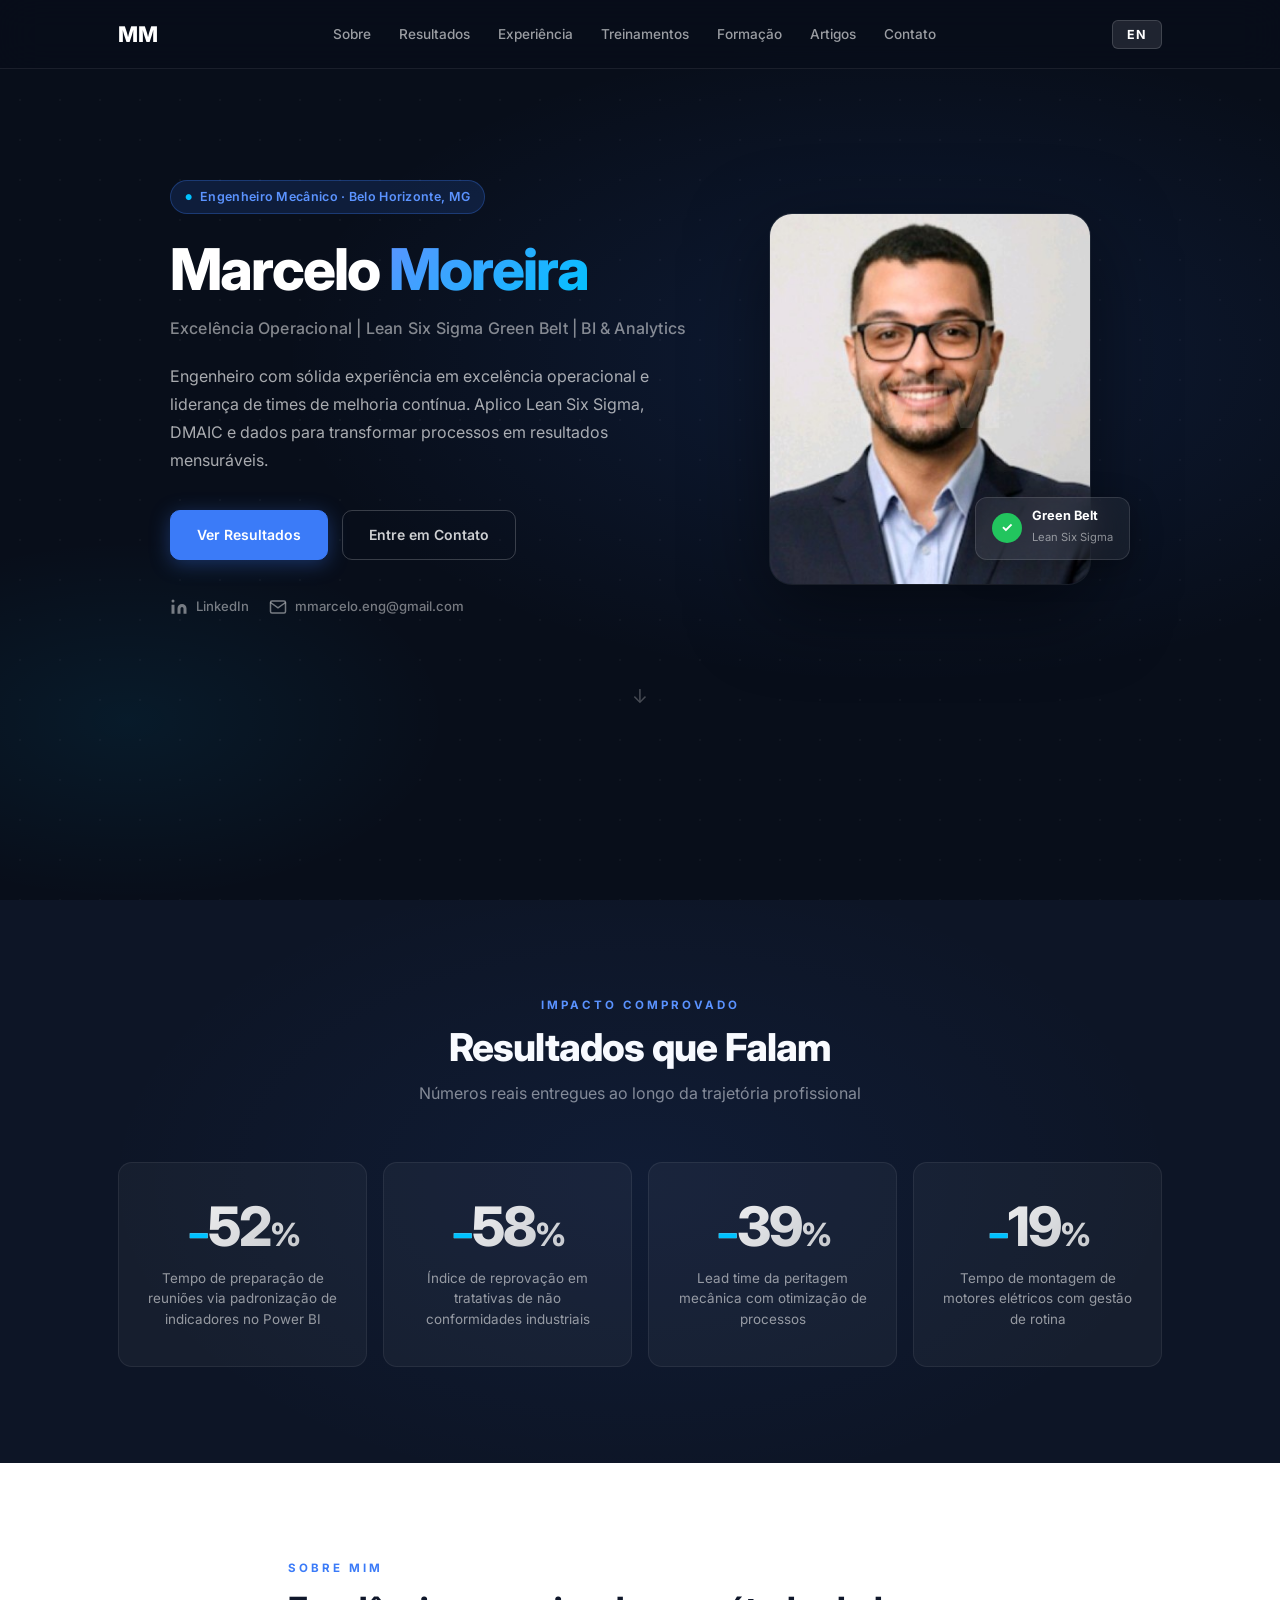
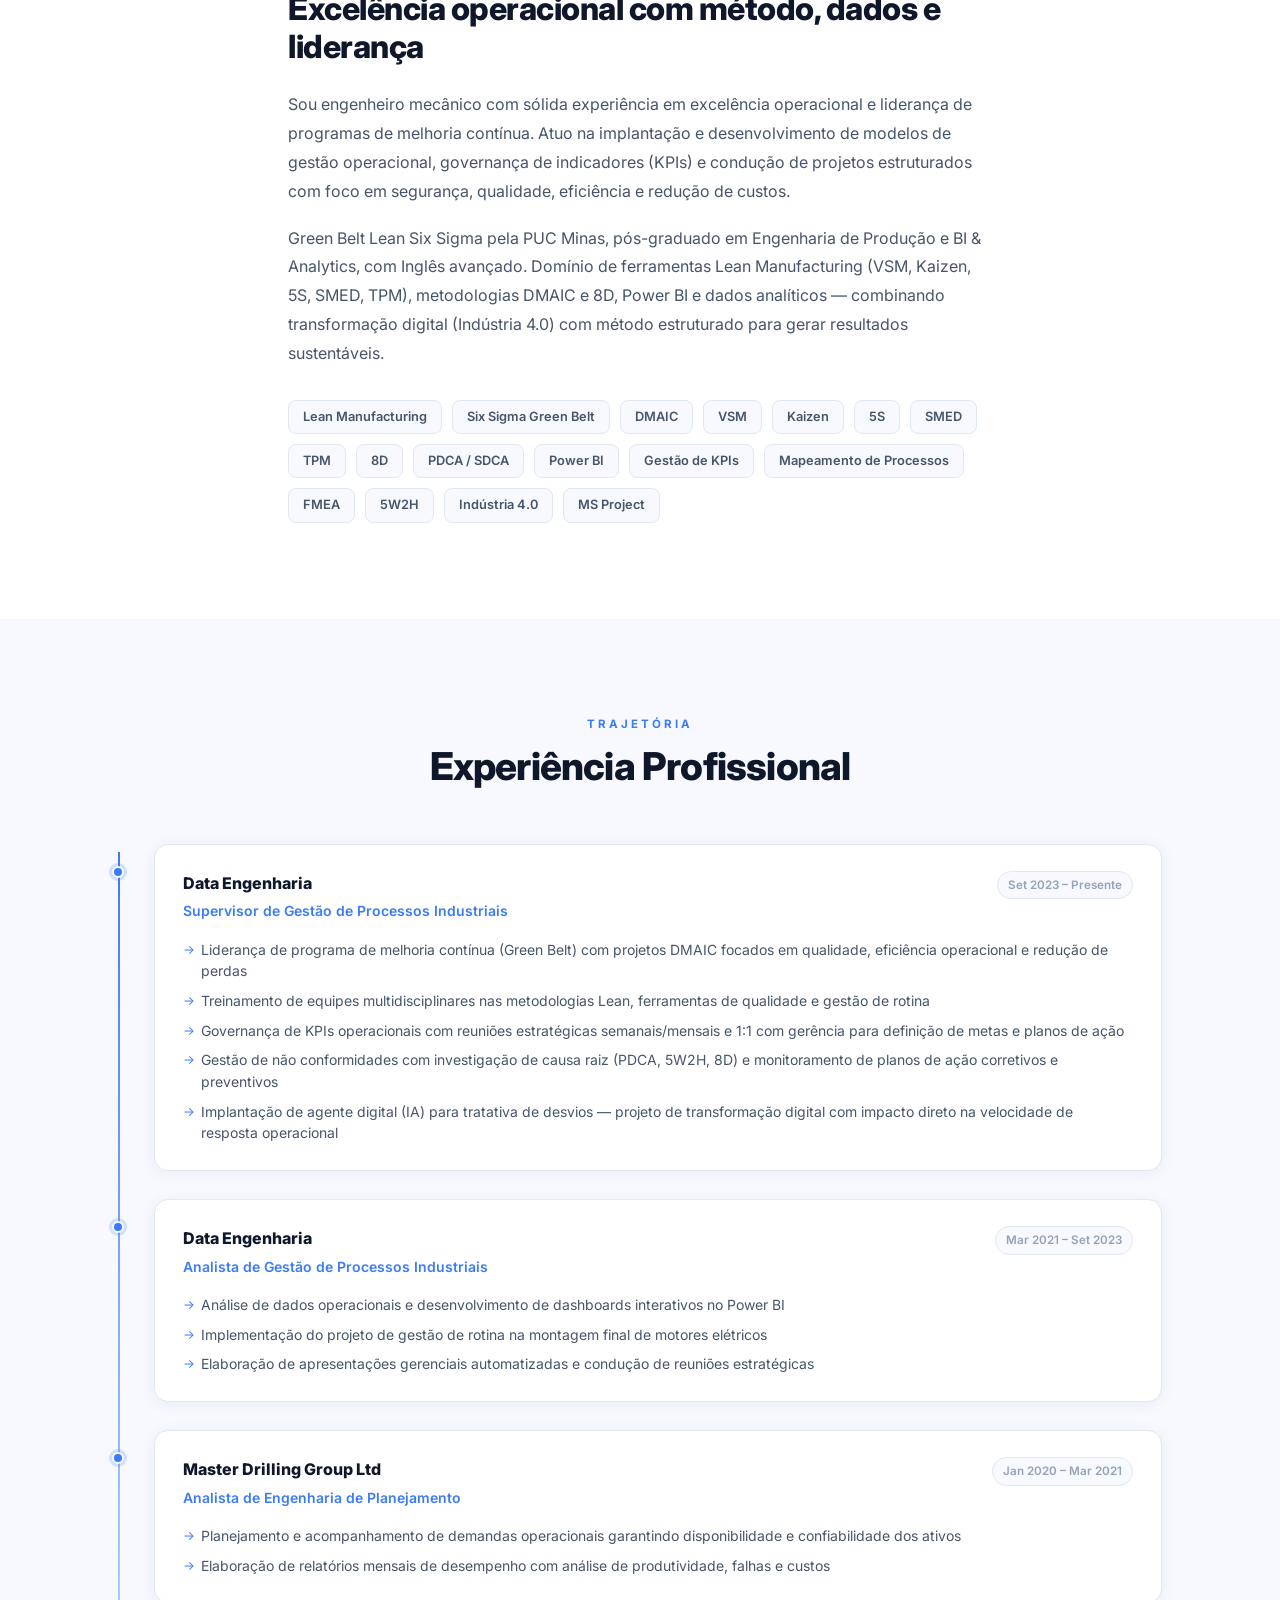
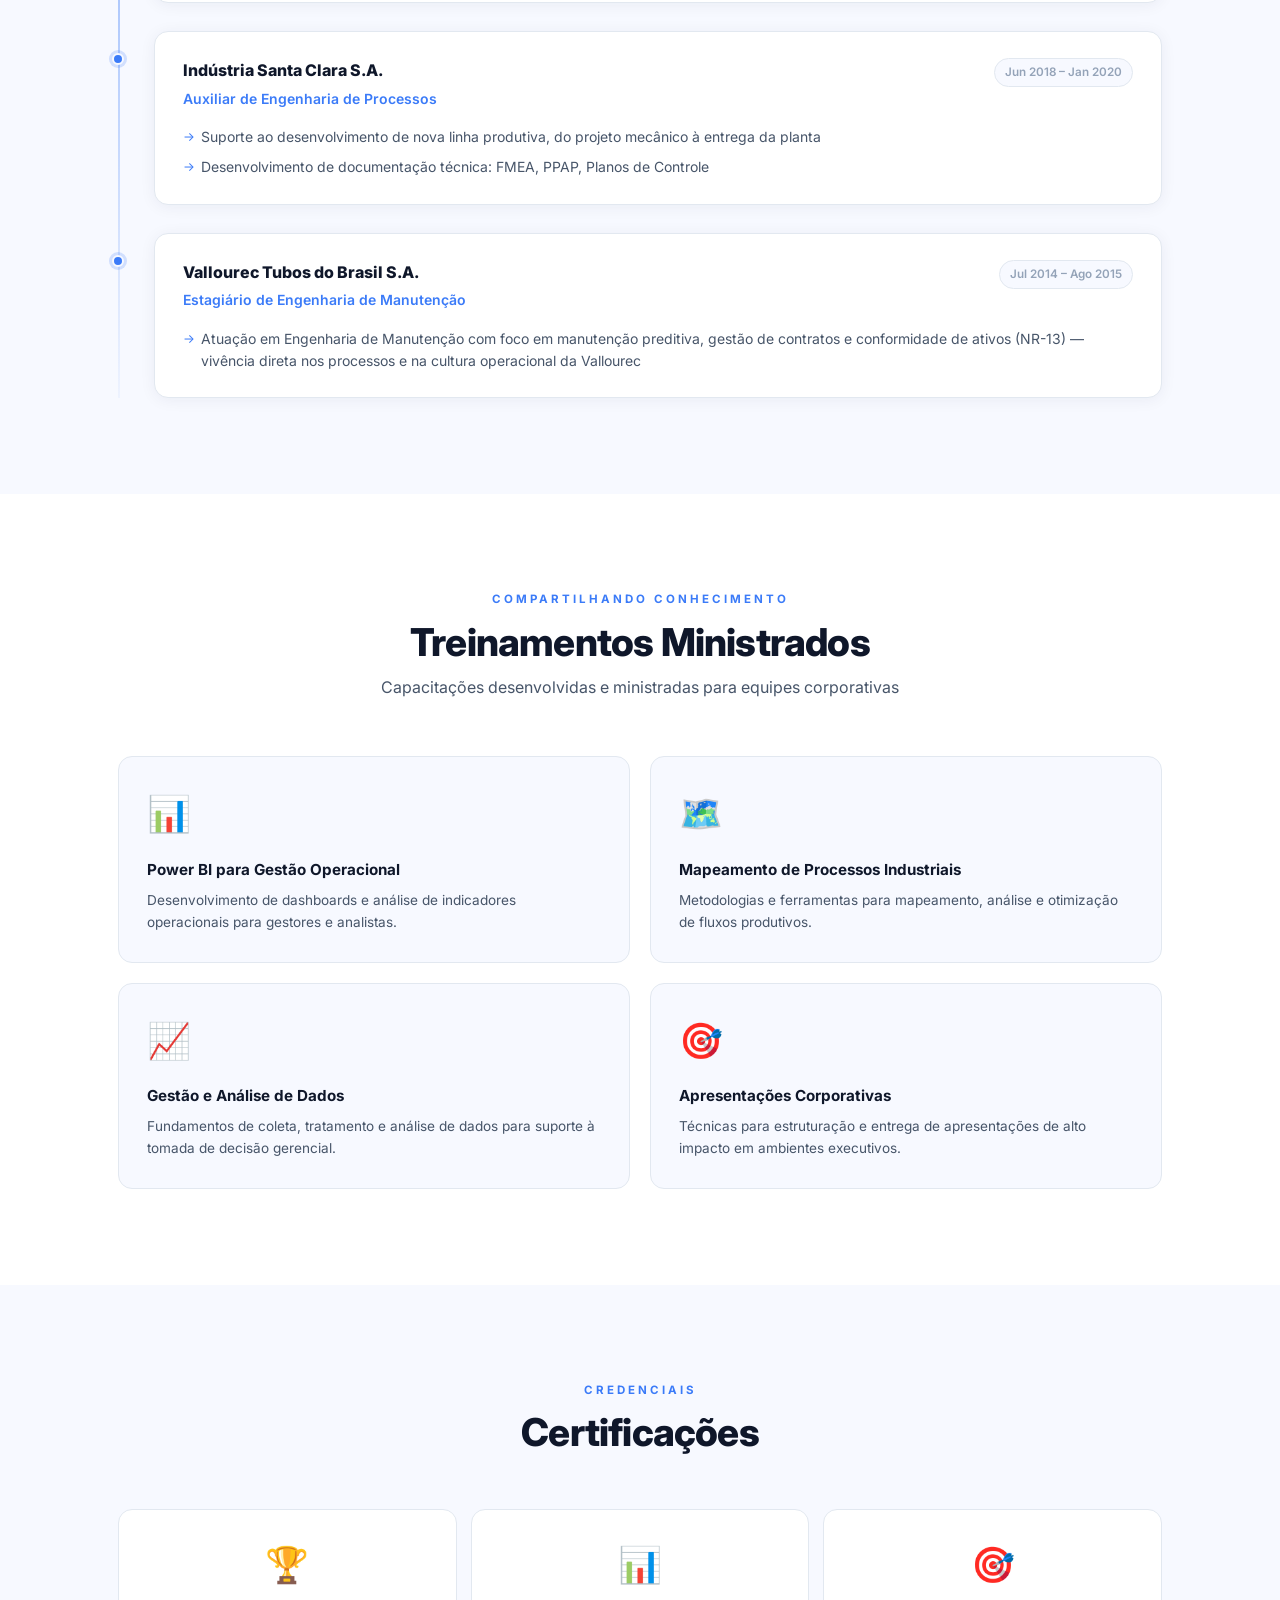
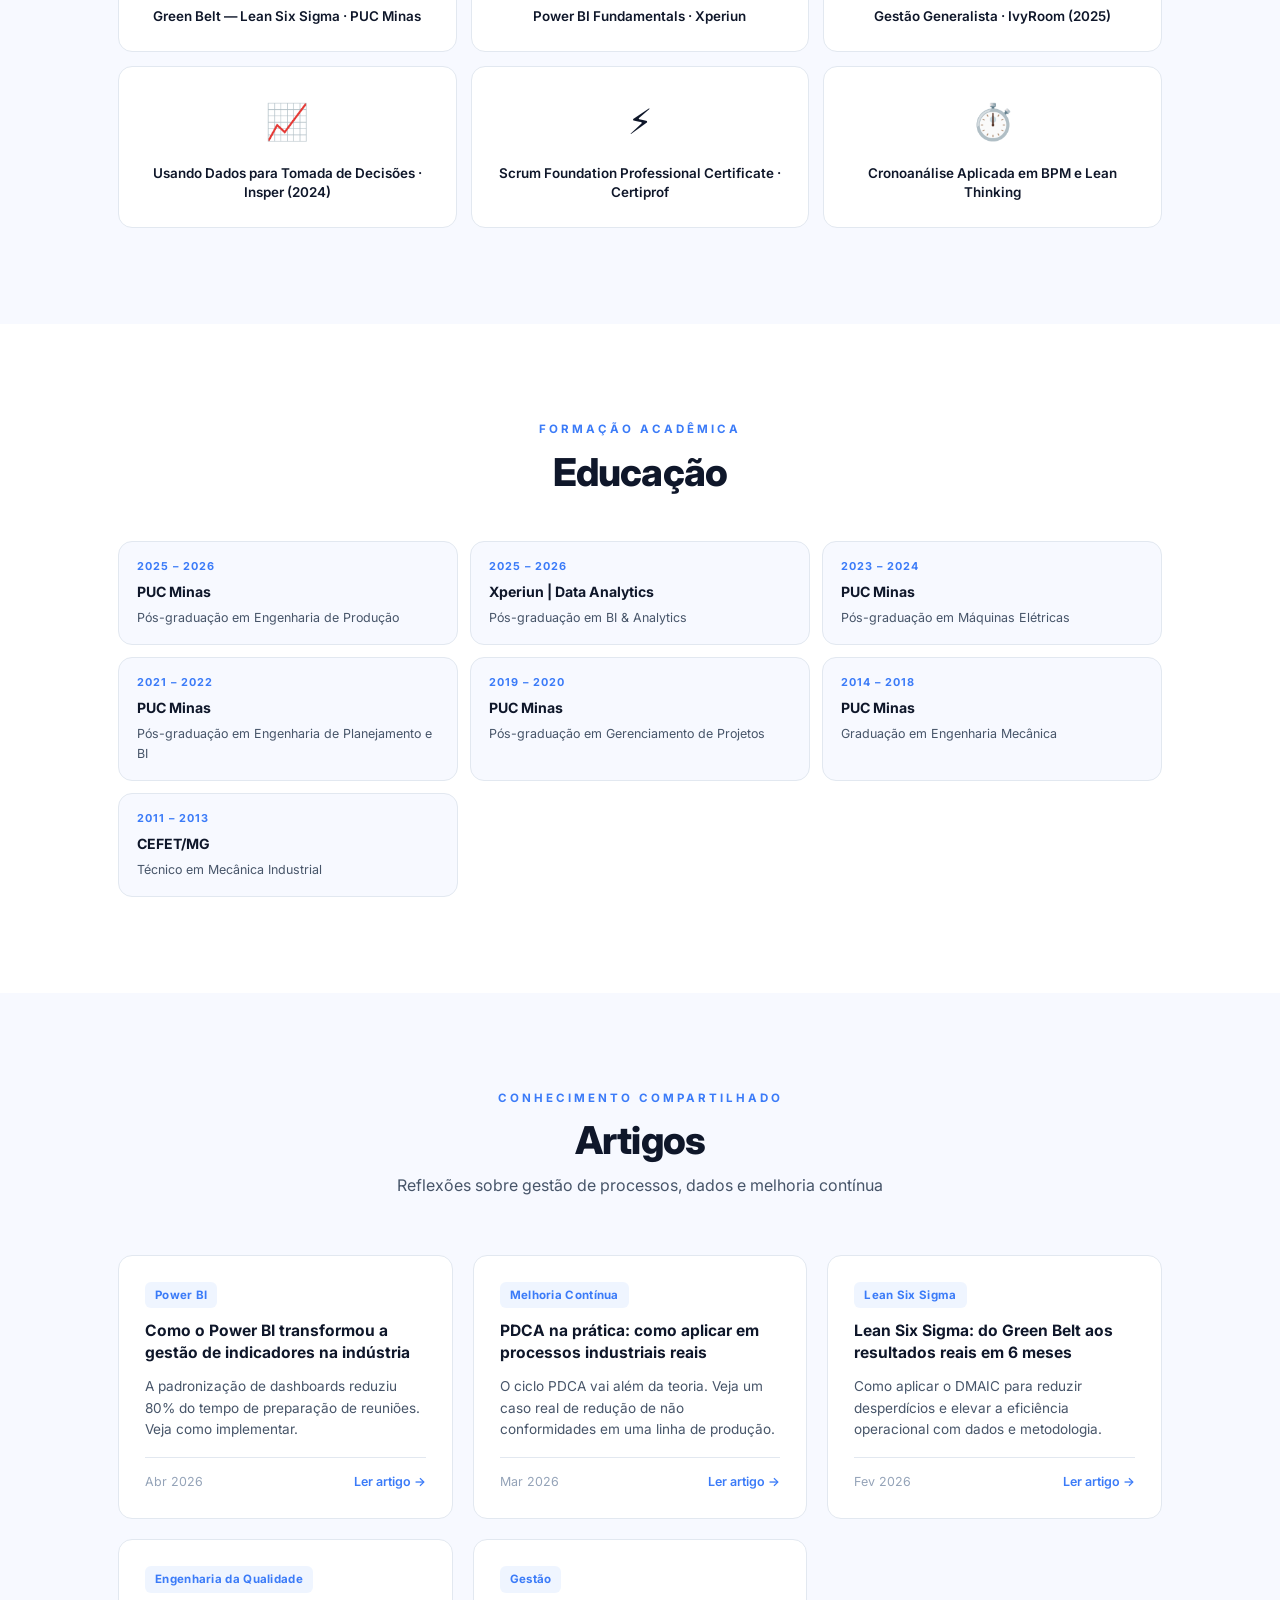
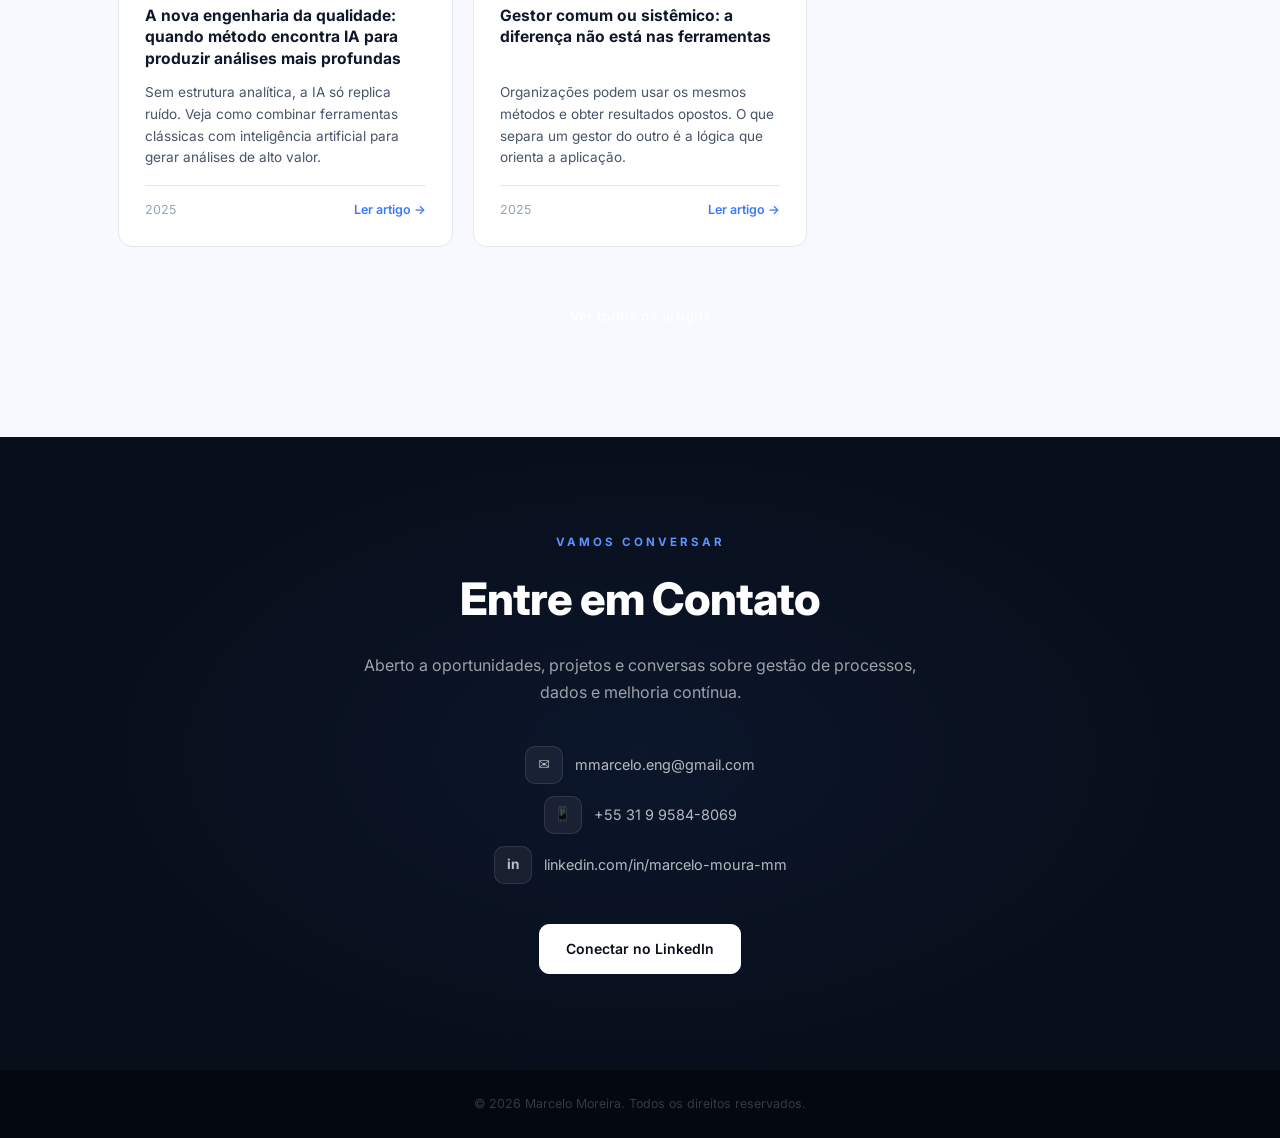
<file: index.html>
<!DOCTYPE html>
<html lang="pt-BR" data-lang="pt">
<head>
  <meta charset="UTF-8">
  <meta name="viewport" content="width=device-width, initial-scale=1.0">
  <meta name="description" content="Marcelo Moreira — Engenheiro de Excelência Operacional, Lean Six Sigma Green Belt, BI & Analytics, Melhoria Contínua">
  <title>Marcelo Moreira — Engenheiro de Excelência Operacional</title>
  <link rel="preconnect" href="https://fonts.googleapis.com">
  <link rel="preconnect" href="https://fonts.gstatic.com" crossorigin>
  <link href="https://fonts.googleapis.com/css2?family=Inter:wght@300;400;500;600;700;800&display=swap" rel="stylesheet">
  <link rel="stylesheet" href="style.css">
</head>
<body>

  <!-- NAVBAR -->
  <nav class="navbar" id="navbar">
    <div class="container nav-inner">
      <a href="#" class="logo">MM</a>
      <ul class="nav-links" id="navLinks">
        <li><a href="#sobre" data-pt="Sobre" data-en="About">Sobre</a></li>
        <li><a href="#resultados" data-pt="Resultados" data-en="Results">Resultados</a></li>
        <li><a href="#experiencia" data-pt="Experiência" data-en="Experience">Experiência</a></li>
        <li><a href="#treinamentos" data-pt="Treinamentos" data-en="Training">Treinamentos</a></li>
        <li><a href="#formacao" data-pt="Formação" data-en="Education">Formação</a></li>
        <li><a href="#artigos" data-pt="Artigos" data-en="Articles">Artigos</a></li>
        <li><a href="#contato" data-pt="Contato" data-en="Contact">Contato</a></li>
      </ul>
      <div class="nav-actions">
        <button class="lang-toggle" id="langToggle" onclick="toggleLang()">EN</button>
        <button class="nav-hamburger" id="hamburger" onclick="toggleMenu()">&#9776;</button>
      </div>
    </div>
  </nav>

  <!-- HERO -->
  <section class="hero" id="inicio">
    <div class="container hero-inner">
      <div class="hero-text">
        <span class="hero-tag" data-pt="Engenheiro Mecânico · Belo Horizonte, MG" data-en="Mechanical Engineer · Belo Horizonte, MG">Engenheiro Mecânico · Belo Horizonte, MG</span>
        <h1>Marcelo <span>Moreira</span></h1>
        <p class="hero-subtitle" data-pt="Excelência Operacional | Lean Six Sigma Green Belt | BI & Analytics" data-en="Operational Excellence | Lean Six Sigma Green Belt | BI & Analytics">Excelência Operacional | Lean Six Sigma Green Belt | BI & Analytics</p>
        <p class="hero-desc" data-pt="Engenheiro com sólida experiência em excelência operacional e liderança de times de melhoria contínua. Aplico Lean Six Sigma, DMAIC e dados para transformar processos em resultados mensuráveis." data-en="Engineer with solid expertise in operational excellence and continuous improvement leadership. I apply Lean Six Sigma, DMAIC, and data to transform processes into measurable results.">Engenheiro com sólida experiência em excelência operacional e liderança de times de melhoria contínua. Aplico Lean Six Sigma, DMAIC e dados para transformar processos em resultados mensuráveis.</p>
        <div class="hero-ctas">
          <a href="#resultados" class="btn btn-primary" data-pt="Ver Resultados" data-en="See Results">Ver Resultados</a>
          <a href="#contato" class="btn btn-outline" data-pt="Entre em Contato" data-en="Get in Touch">Entre em Contato</a>
        </div>
        <div class="hero-social">
          <a href="https://www.linkedin.com/in/marcelo-moura-mm" target="_blank" class="social-link">
            <svg width="18" height="18" viewBox="0 0 24 24" fill="currentColor"><path d="M16 8a6 6 0 0 1 6 6v7h-4v-7a2 2 0 0 0-2-2 2 2 0 0 0-2 2v7h-4v-7a6 6 0 0 1 6-6z"/><rect x="2" y="9" width="4" height="12"/><circle cx="4" cy="4" r="2"/></svg>
            <span>LinkedIn</span>
          </a>
          <a href="mailto:mmarcelo.eng@gmail.com" class="social-link">
            <svg width="18" height="18" viewBox="0 0 24 24" fill="none" stroke="currentColor" stroke-width="2"><path d="M4 4h16c1.1 0 2 .9 2 2v12c0 1.1-.9 2-2 2H4c-1.1 0-2-.9-2-2V6c0-1.1.9-2 2-2z"/><polyline points="22,6 12,13 2,6"/></svg>
            <span>mmarcelo.eng@gmail.com</span>
          </a>
        </div>
      </div>
      <div class="hero-photo">
        <div class="photo-frame">
          <img src="assets/foto.jpg" alt="Marcelo Moreira" onerror="this.parentElement.classList.add('no-photo');this.remove()">
          <div class="photo-initials">MM</div>
        </div>
        <div class="photo-badge">
          <span class="badge-check">✓</span>
          <div>
            <strong>Green Belt</strong>
            <small>Lean Six Sigma</small>
          </div>
        </div>
      </div>
    </div>
    <div class="hero-scroll">↓</div>
  </section>

  <!-- RESULTS -->
  <section class="results-section" id="resultados">
    <div class="container">
      <span class="section-tag center" data-pt="Impacto Comprovado" data-en="Proven Impact">Impacto Comprovado</span>
      <h2 class="section-title center" data-pt="Resultados que Falam" data-en="Results that Speak">Resultados que Falam</h2>
      <p class="section-sub center" data-pt="Números reais entregues ao longo da trajetória profissional" data-en="Real numbers delivered throughout the professional journey">Números reais entregues ao longo da trajetória profissional</p>
      <div class="results-grid">
        <div class="result-card">
          <div class="result-number"><span class="minus">−</span><span class="counter" data-target="80">0</span><span class="pct">%</span></div>
          <p class="result-label" data-pt="Tempo de preparação de reuniões via padronização de indicadores no Power BI" data-en="Meeting preparation time via KPI standardization in Power BI">Tempo de preparação de reuniões via padronização de indicadores no Power BI</p>
        </div>
        <div class="result-card">
          <div class="result-number"><span class="minus">−</span><span class="counter" data-target="90">0</span><span class="pct">%</span></div>
          <p class="result-label" data-pt="Índice de reprovação em tratativas de não conformidades industriais" data-en="Rejection rate in industrial non-conformance handling">Índice de reprovação em tratativas de não conformidades industriais</p>
        </div>
        <div class="result-card">
          <div class="result-number"><span class="minus">−</span><span class="counter" data-target="60">0</span><span class="pct">%</span></div>
          <p class="result-label" data-pt="Lead time da peritagem mecânica com otimização de processos" data-en="Mechanical inspection lead time through process optimization">Lead time da peritagem mecânica com otimização de processos</p>
        </div>
        <div class="result-card">
          <div class="result-number"><span class="minus">−</span><span class="counter" data-target="30">0</span><span class="pct">%</span></div>
          <p class="result-label" data-pt="Tempo de montagem de motores elétricos com gestão de rotina" data-en="Electric motor assembly time through routine management">Tempo de montagem de motores elétricos com gestão de rotina</p>
        </div>
      </div>
    </div>
  </section>

  <!-- ABOUT -->
  <section class="about" id="sobre">
    <div class="container about-inner">
      <div>
        <span class="section-tag" data-pt="Sobre mim" data-en="About me">Sobre mim</span>
        <h2 class="about-title" data-pt="Excelência operacional com método, dados e liderança" data-en="Operational excellence through method, data, and leadership">Excelência operacional com método, dados e liderança</h2>
        <p class="about-p" data-pt="Sou engenheiro mecânico com sólida experiência em excelência operacional e liderança de programas de melhoria contínua. Atuo na implantação e desenvolvimento de modelos de gestão operacional, governança de indicadores (KPIs) e condução de projetos estruturados com foco em segurança, qualidade, eficiência e redução de custos." data-en="I am a mechanical engineer with solid expertise in operational excellence and continuous improvement program leadership. I work on implementing and developing operational management models, KPI governance, and leading structured projects focused on safety, quality, efficiency, and cost reduction.">Sou engenheiro mecânico com sólida experiência em excelência operacional e liderança de programas de melhoria contínua. Atuo na implantação e desenvolvimento de modelos de gestão operacional, governança de indicadores (KPIs) e condução de projetos estruturados com foco em segurança, qualidade, eficiência e redução de custos.</p>
        <p class="about-p" data-pt="Green Belt Lean Six Sigma pela PUC Minas, pós-graduado em Engenharia de Produção e BI & Analytics, com Inglês avançado. Domínio de ferramentas Lean Manufacturing (VSM, Kaizen, 5S, SMED, TPM), metodologias DMAIC e 8D, Power BI e dados analíticos — combinando transformação digital (Indústria 4.0) com método estruturado para gerar resultados sustentáveis." data-en="Lean Six Sigma Green Belt from PUC Minas, postgraduate in Production Engineering and BI & Analytics, with advanced English. Command of Lean Manufacturing tools (VSM, Kaizen, 5S, SMED, TPM), DMAIC and 8D methodologies, Power BI, and analytics — combining digital transformation (Industry 4.0) with structured method to deliver sustainable results.">Green Belt Lean Six Sigma pela PUC Minas, pós-graduado em Engenharia de Produção e BI & Analytics, com Inglês avançado. Domínio de ferramentas Lean Manufacturing (VSM, Kaizen, 5S, SMED, TPM), metodologias DMAIC e 8D, Power BI e dados analíticos — combinando transformação digital (Indústria 4.0) com método estruturado para gerar resultados sustentáveis.</p>
        <div class="skills-wrap">
          <span class="skill">Lean Manufacturing</span>
          <span class="skill">Six Sigma Green Belt</span>
          <span class="skill">DMAIC</span>
          <span class="skill">VSM</span>
          <span class="skill">Kaizen</span>
          <span class="skill">5S</span>
          <span class="skill">SMED</span>
          <span class="skill">TPM</span>
          <span class="skill">8D</span>
          <span class="skill">PDCA / SDCA</span>
          <span class="skill">Power BI</span>
          <span class="skill">Gestão de KPIs</span>
          <span class="skill">Mapeamento de Processos</span>
          <span class="skill">FMEA</span>
          <span class="skill">5W2H</span>
          <span class="skill">Indústria 4.0</span>
          <span class="skill">MS Project</span>
        </div>
      </div>
    </div>
  </section>

  <!-- EXPERIENCE -->
  <section class="experience" id="experiencia">
    <div class="container">
      <span class="section-tag center" data-pt="Trajetória" data-en="Journey">Trajetória</span>
      <h2 class="section-title center" data-pt="Experiência Profissional" data-en="Professional Experience">Experiência Profissional</h2>
      <div class="timeline">

        <div class="tl-item">
          <div class="tl-dot"></div>
          <div class="tl-card">
            <div class="tl-header">
              <div>
                <h3 class="tl-company">Data Engenharia</h3>
                <p class="tl-role" data-pt="Supervisor de Gestão de Processos Industriais" data-en="Industrial Process Management Supervisor">Supervisor de Gestão de Processos Industriais</p>
              </div>
              <span class="tl-period" data-pt="Set 2023 – Presente" data-en="Sep 2023 – Present">Set 2023 – Presente</span>
            </div>
            <ul class="tl-list">
              <li data-pt="Liderança de programa de melhoria contínua (Green Belt) com projetos DMAIC focados em qualidade, eficiência operacional e redução de perdas" data-en="Led continuous improvement program (Green Belt) with DMAIC projects focused on quality, operational efficiency, and loss reduction">Liderança de programa de melhoria contínua (Green Belt) com projetos DMAIC focados em qualidade, eficiência operacional e redução de perdas</li>
              <li data-pt="Treinamento de equipes multidisciplinares nas metodologias Lean, ferramentas de qualidade e gestão de rotina" data-en="Training of multidisciplinary teams in Lean methodologies, quality tools, and routine management">Treinamento de equipes multidisciplinares nas metodologias Lean, ferramentas de qualidade e gestão de rotina</li>
              <li data-pt="Governança de KPIs operacionais com reuniões estratégicas semanais/mensais e 1:1 com gerência para definição de metas e planos de ação" data-en="Operational KPI governance with weekly/monthly strategic meetings and 1:1 sessions with management for goal-setting and action planning">Governança de KPIs operacionais com reuniões estratégicas semanais/mensais e 1:1 com gerência para definição de metas e planos de ação</li>
              <li data-pt="Gestão de não conformidades com investigação de causa raiz (PDCA, 5W2H, 8D) e monitoramento de planos de ação corretivos e preventivos" data-en="Non-conformance management with root cause investigation (PDCA, 5W2H, 8D) and corrective/preventive action plan monitoring">Gestão de não conformidades com investigação de causa raiz (PDCA, 5W2H, 8D) e monitoramento de planos de ação corretivos e preventivos</li>
              <li data-pt="Implantação de agente digital (IA) para tratativa de desvios — projeto de transformação digital com impacto direto na velocidade de resposta operacional" data-en="Deployment of digital agent (AI) for deviation handling — digital transformation project with direct impact on operational response speed">Implantação de agente digital (IA) para tratativa de desvios — projeto de transformação digital com impacto direto na velocidade de resposta operacional</li>
            </ul>
          </div>
        </div>

        <div class="tl-item">
          <div class="tl-dot"></div>
          <div class="tl-card">
            <div class="tl-header">
              <div>
                <h3 class="tl-company">Data Engenharia</h3>
                <p class="tl-role" data-pt="Analista de Gestão de Processos Industriais" data-en="Industrial Process Management Analyst">Analista de Gestão de Processos Industriais</p>
              </div>
              <span class="tl-period" data-pt="Mar 2021 – Set 2023" data-en="Mar 2021 – Sep 2023">Mar 2021 – Set 2023</span>
            </div>
            <ul class="tl-list">
              <li data-pt="Análise de dados operacionais e desenvolvimento de dashboards interativos no Power BI" data-en="Operational data analysis and interactive dashboard development in Power BI">Análise de dados operacionais e desenvolvimento de dashboards interativos no Power BI</li>
              <li data-pt="Implementação do projeto de gestão de rotina na montagem final de motores elétricos" data-en="Implementation of routine management project in electric motor final assembly">Implementação do projeto de gestão de rotina na montagem final de motores elétricos</li>
              <li data-pt="Elaboração de apresentações gerenciais automatizadas e condução de reuniões estratégicas" data-en="Development of automated management presentations and facilitation of strategic meetings">Elaboração de apresentações gerenciais automatizadas e condução de reuniões estratégicas</li>
            </ul>
          </div>
        </div>

        <div class="tl-item">
          <div class="tl-dot"></div>
          <div class="tl-card">
            <div class="tl-header">
              <div>
                <h3 class="tl-company">Master Drilling Group Ltd</h3>
                <p class="tl-role" data-pt="Analista de Engenharia de Planejamento" data-en="Planning Engineering Analyst">Analista de Engenharia de Planejamento</p>
              </div>
              <span class="tl-period" data-pt="Jan 2020 – Mar 2021" data-en="Jan 2020 – Mar 2021">Jan 2020 – Mar 2021</span>
            </div>
            <ul class="tl-list">
              <li data-pt="Planejamento e acompanhamento de demandas operacionais garantindo disponibilidade e confiabilidade dos ativos" data-en="Planning and monitoring of operational demands ensuring asset availability and reliability">Planejamento e acompanhamento de demandas operacionais garantindo disponibilidade e confiabilidade dos ativos</li>
              <li data-pt="Elaboração de relatórios mensais de desempenho com análise de produtividade, falhas e custos" data-en="Monthly performance reports with productivity, failure, and cost analysis">Elaboração de relatórios mensais de desempenho com análise de produtividade, falhas e custos</li>
            </ul>
          </div>
        </div>

        <div class="tl-item">
          <div class="tl-dot"></div>
          <div class="tl-card">
            <div class="tl-header">
              <div>
                <h3 class="tl-company">Indústria Santa Clara S.A.</h3>
                <p class="tl-role" data-pt="Auxiliar de Engenharia de Processos" data-en="Process Engineering Assistant">Auxiliar de Engenharia de Processos</p>
              </div>
              <span class="tl-period" data-pt="Jun 2018 – Jan 2020" data-en="Jun 2018 – Jan 2020">Jun 2018 – Jan 2020</span>
            </div>
            <ul class="tl-list">
              <li data-pt="Suporte ao desenvolvimento de nova linha produtiva, do projeto mecânico à entrega da planta" data-en="Support for new production line development, from mechanical design to plant delivery">Suporte ao desenvolvimento de nova linha produtiva, do projeto mecânico à entrega da planta</li>
              <li data-pt="Desenvolvimento de documentação técnica: FMEA, PPAP, Planos de Controle" data-en="Technical documentation development: FMEA, PPAP, Control Plans">Desenvolvimento de documentação técnica: FMEA, PPAP, Planos de Controle</li>
            </ul>
          </div>
        </div>

        <div class="tl-item">
          <div class="tl-dot"></div>
          <div class="tl-card">
            <div class="tl-header">
              <div>
                <h3 class="tl-company">Vallourec Tubos do Brasil S.A.</h3>
                <p class="tl-role" data-pt="Estagiário de Engenharia de Manutenção" data-en="Maintenance Engineering Intern">Estagiário de Engenharia de Manutenção</p>
              </div>
              <span class="tl-period" data-pt="Jul 2014 – Ago 2015" data-en="Jul 2014 – Aug 2015">Jul 2014 – Ago 2015</span>
            </div>
            <ul class="tl-list">
              <li data-pt="Atuação em Engenharia de Manutenção com foco em manutenção preditiva, gestão de contratos e conformidade de ativos (NR-13) — vivência direta nos processos e na cultura operacional da Vallourec" data-en="Worked in Maintenance Engineering with focus on predictive maintenance, contract management, and asset compliance (NR-13) — direct exposure to Vallourec's operational processes and culture">Atuação em Engenharia de Manutenção com foco em manutenção preditiva, gestão de contratos e conformidade de ativos (NR-13) — vivência direta nos processos e na cultura operacional da Vallourec</li>
            </ul>
          </div>
        </div>

      </div>
    </div>
  </section>

  <!-- TRAINING -->
  <section class="training" id="treinamentos">
    <div class="container">
      <span class="section-tag center" data-pt="Compartilhando Conhecimento" data-en="Sharing Knowledge">Compartilhando Conhecimento</span>
      <h2 class="section-title center" data-pt="Treinamentos Ministrados" data-en="Training Delivered">Treinamentos Ministrados</h2>
      <p class="section-sub center" data-pt="Capacitações desenvolvidas e ministradas para equipes corporativas" data-en="Training developed and delivered to corporate teams">Capacitações desenvolvidas e ministradas para equipes corporativas</p>
      <div class="training-grid">
        <div class="training-card">
          <div class="tr-icon">📊</div>
          <h3 data-pt="Power BI para Gestão Operacional" data-en="Power BI for Operational Management">Power BI para Gestão Operacional</h3>
          <p data-pt="Desenvolvimento de dashboards e análise de indicadores operacionais para gestores e analistas." data-en="Dashboard development and operational indicator analysis for managers and analysts.">Desenvolvimento de dashboards e análise de indicadores operacionais para gestores e analistas.</p>
        </div>
        <div class="training-card">
          <div class="tr-icon">🗺️</div>
          <h3 data-pt="Mapeamento de Processos Industriais" data-en="Industrial Process Mapping">Mapeamento de Processos Industriais</h3>
          <p data-pt="Metodologias e ferramentas para mapeamento, análise e otimização de fluxos produtivos." data-en="Methodologies and tools for mapping, analyzing, and optimizing production flows.">Metodologias e ferramentas para mapeamento, análise e otimização de fluxos produtivos.</p>
        </div>
        <div class="training-card">
          <div class="tr-icon">📈</div>
          <h3 data-pt="Gestão e Análise de Dados" data-en="Data Management & Analysis">Gestão e Análise de Dados</h3>
          <p data-pt="Fundamentos de coleta, tratamento e análise de dados para suporte à tomada de decisão gerencial." data-en="Fundamentals of data collection, processing, and analysis to support managerial decision-making.">Fundamentos de coleta, tratamento e análise de dados para suporte à tomada de decisão gerencial.</p>
        </div>
        <div class="training-card">
          <div class="tr-icon">🎯</div>
          <h3 data-pt="Apresentações Corporativas" data-en="Corporate Presentations">Apresentações Corporativas</h3>
          <p data-pt="Técnicas para estruturação e entrega de apresentações de alto impacto em ambientes executivos." data-en="Techniques for structuring and delivering high-impact presentations in executive environments.">Técnicas para estruturação e entrega de apresentações de alto impacto em ambientes executivos.</p>
        </div>
      </div>
    </div>
  </section>

  <!-- CERTIFICATIONS -->
  <section class="certifications" id="certificacoes">
    <div class="container">
      <span class="section-tag center" data-pt="Credenciais" data-en="Credentials">Credenciais</span>
      <h2 class="section-title center" data-pt="Certificações" data-en="Certifications">Certificações</h2>
      <div class="cert-grid">
        <div class="cert-card">
          <span class="cert-ico">🏆</span>
          <p data-pt="Green Belt — Lean Six Sigma · PUC Minas" data-en="Green Belt — Lean Six Sigma · PUC Minas">Green Belt — Lean Six Sigma · PUC Minas</p>
        </div>
        <div class="cert-card">
          <span class="cert-ico">📊</span>
          <p data-pt="Power BI Fundamentals · Xperiun" data-en="Power BI Fundamentals · Xperiun">Power BI Fundamentals · Xperiun</p>
        </div>
        <div class="cert-card">
          <span class="cert-ico">🎯</span>
          <p data-pt="Gestão Generalista · IvyRoom (2025)" data-en="General Management · IvyRoom (2025)">Gestão Generalista · IvyRoom (2025)</p>
        </div>
        <div class="cert-card">
          <span class="cert-ico">📈</span>
          <p data-pt="Usando Dados para Tomada de Decisões · Insper (2024)" data-en="Using Data for Decision-Making · Insper (2024)">Usando Dados para Tomada de Decisões · Insper (2024)</p>
        </div>
        <div class="cert-card">
          <span class="cert-ico">⚡</span>
          <p data-pt="Scrum Foundation Professional Certificate · Certiprof" data-en="Scrum Foundation Professional Certificate · Certiprof">Scrum Foundation Professional Certificate · Certiprof</p>
        </div>
        <div class="cert-card">
          <span class="cert-ico">⏱️</span>
          <p data-pt="Cronoanálise Aplicada em BPM e Lean Thinking" data-en="Applied Chronoanalysis in BPM & Lean Thinking">Cronoanálise Aplicada em BPM e Lean Thinking</p>
        </div>
      </div>
    </div>
  </section>

  <!-- EDUCATION -->
  <section class="education" id="formacao">
    <div class="container">
      <span class="section-tag center" data-pt="Formação Acadêmica" data-en="Academic Background">Formação Acadêmica</span>
      <h2 class="section-title center" data-pt="Educação" data-en="Education">Educação</h2>
      <div class="edu-grid">
        <div class="edu-card">
          <div class="edu-period">2025 – 2026</div>
          <h3>PUC Minas</h3>
          <p data-pt="Pós-graduação em Engenharia de Produção" data-en="Postgraduate in Production Engineering">Pós-graduação em Engenharia de Produção</p>
        </div>
        <div class="edu-card">
          <div class="edu-period">2025 – 2026</div>
          <h3>Xperiun | Data Analytics</h3>
          <p data-pt="Pós-graduação em BI & Analytics" data-en="Postgraduate in BI & Analytics">Pós-graduação em BI & Analytics</p>
        </div>
        <div class="edu-card">
          <div class="edu-period">2023 – 2024</div>
          <h3>PUC Minas</h3>
          <p data-pt="Pós-graduação em Máquinas Elétricas" data-en="Postgraduate in Electrical Machines">Pós-graduação em Máquinas Elétricas</p>
        </div>
        <div class="edu-card">
          <div class="edu-period">2021 – 2022</div>
          <h3>PUC Minas</h3>
          <p data-pt="Pós-graduação em Engenharia de Planejamento e BI" data-en="Postgraduate in Planning Engineering and BI">Pós-graduação em Engenharia de Planejamento e BI</p>
        </div>
        <div class="edu-card">
          <div class="edu-period">2019 – 2020</div>
          <h3>PUC Minas</h3>
          <p data-pt="Pós-graduação em Gerenciamento de Projetos" data-en="Postgraduate in Project Management">Pós-graduação em Gerenciamento de Projetos</p>
        </div>
        <div class="edu-card">
          <div class="edu-period">2014 – 2018</div>
          <h3>PUC Minas</h3>
          <p data-pt="Graduação em Engenharia Mecânica" data-en="Bachelor's in Mechanical Engineering">Graduação em Engenharia Mecânica</p>
        </div>
        <div class="edu-card">
          <div class="edu-period">2011 – 2013</div>
          <h3>CEFET/MG</h3>
          <p data-pt="Técnico em Mecânica Industrial" data-en="Technical Degree in Industrial Mechanics">Técnico em Mecânica Industrial</p>
        </div>
      </div>
    </div>
  </section>

  <!-- ARTICLES -->
  <section class="articles" id="artigos">
    <div class="container">
      <span class="section-tag center" data-pt="Conhecimento Compartilhado" data-en="Shared Knowledge">Conhecimento Compartilhado</span>
      <h2 class="section-title center" data-pt="Artigos" data-en="Articles">Artigos</h2>
      <p class="section-sub center" data-pt="Reflexões sobre gestão de processos, dados e melhoria contínua" data-en="Insights on process management, data, and continuous improvement">Reflexões sobre gestão de processos, dados e melhoria contínua</p>
      <div class="articles-grid">

        <a href="artigos/power-bi-gestao-indicadores.html" class="article-card">
          <div class="article-tag" data-pt="Power BI" data-en="Power BI">Power BI</div>
          <h3 data-pt="Como o Power BI transformou a gestão de indicadores na indústria" data-en="How Power BI transformed indicator management in the industry">Como o Power BI transformou a gestão de indicadores na indústria</h3>
          <p data-pt="A padronização de dashboards reduziu 80% do tempo de preparação de reuniões. Veja como implementar." data-en="Standardizing dashboards reduced meeting preparation time by 80%. See how to implement it.">A padronização de dashboards reduziu 80% do tempo de preparação de reuniões. Veja como implementar.</p>
          <div class="article-footer">
            <span data-pt="Abr 2026" data-en="Apr 2026">Abr 2026</span>
            <span class="article-read" data-pt="Ler artigo →" data-en="Read article →">Ler artigo →</span>
          </div>
        </a>

        <a href="artigos/pdca-na-pratica.html" class="article-card">
          <div class="article-tag" data-pt="Melhoria Contínua" data-en="Continuous Improvement">Melhoria Contínua</div>
          <h3 data-pt="PDCA na prática: como aplicar em processos industriais reais" data-en="PDCA in practice: how to apply it in real industrial processes">PDCA na prática: como aplicar em processos industriais reais</h3>
          <p data-pt="O ciclo PDCA vai além da teoria. Veja um caso real de redução de não conformidades em uma linha de produção." data-en="The PDCA cycle goes beyond theory. See a real case of non-conformance reduction in a production line.">O ciclo PDCA vai além da teoria. Veja um caso real de redução de não conformidades em uma linha de produção.</p>
          <div class="article-footer">
            <span data-pt="Mar 2026" data-en="Mar 2026">Mar 2026</span>
            <span class="article-read" data-pt="Ler artigo →" data-en="Read article →">Ler artigo →</span>
          </div>
        </a>

        <a href="artigos/lean-six-sigma-resultados.html" class="article-card">
          <div class="article-tag" data-pt="Lean Six Sigma" data-en="Lean Six Sigma">Lean Six Sigma</div>
          <h3 data-pt="Lean Six Sigma: do Green Belt aos resultados reais em 6 meses" data-en="Lean Six Sigma: from Green Belt to real results in 6 months">Lean Six Sigma: do Green Belt aos resultados reais em 6 meses</h3>
          <p data-pt="Como aplicar o DMAIC para reduzir desperdícios e elevar a eficiência operacional com dados e metodologia." data-en="How to apply DMAIC to reduce waste and increase operational efficiency with data and methodology.">Como aplicar o DMAIC para reduzir desperdícios e elevar a eficiência operacional com dados e metodologia.</p>
          <div class="article-footer">
            <span data-pt="Fev 2026" data-en="Feb 2026">Fev 2026</span>
            <span class="article-read" data-pt="Ler artigo →" data-en="Read article →">Ler artigo →</span>
          </div>
        </a>

        <a href="artigos/engenharia-da-qualidade-ia.html" class="article-card">
          <div class="article-tag" data-pt="Engenharia da Qualidade" data-en="Quality Engineering">Engenharia da Qualidade</div>
          <h3 data-pt="A nova engenharia da qualidade: quando método encontra IA para produzir análises mais profundas" data-en="The new quality engineering: when method meets AI to produce deeper analyses">A nova engenharia da qualidade: quando método encontra IA para produzir análises mais profundas</h3>
          <p data-pt="Sem estrutura analítica, a IA só replica ruído. Veja como combinar ferramentas clássicas com inteligência artificial para gerar análises de alto valor." data-en="Without analytical structure, AI just replicates noise. See how to combine classic tools with artificial intelligence to generate high-value analyses.">Sem estrutura analítica, a IA só replica ruído. Veja como combinar ferramentas clássicas com inteligência artificial para gerar análises de alto valor.</p>
          <div class="article-footer">
            <span>2025</span>
            <span class="article-read" data-pt="Ler artigo →" data-en="Read article →">Ler artigo →</span>
          </div>
        </a>

        <a href="artigos/gestor-comum-ou-sistemico.html" class="article-card">
          <div class="article-tag" data-pt="Gestão" data-en="Management">Gestão</div>
          <h3 data-pt="Gestor comum ou sistêmico: a diferença não está nas ferramentas" data-en="Common or systemic manager: the difference is not in the tools">Gestor comum ou sistêmico: a diferença não está nas ferramentas</h3>
          <p data-pt="Organizações podem usar os mesmos métodos e obter resultados opostos. O que separa um gestor do outro é a lógica que orienta a aplicação." data-en="Organizations can use the same methods and get opposite results. What separates one manager from another is the logic that guides the application.">Organizações podem usar os mesmos métodos e obter resultados opostos. O que separa um gestor do outro é a lógica que orienta a aplicação.</p>
          <div class="article-footer">
            <span>2025</span>
            <span class="article-read" data-pt="Ler artigo →" data-en="Read article →">Ler artigo →</span>
          </div>
        </a>

      </div>
      <div class="articles-cta">
        <a href="blog.html" class="btn btn-outline" data-pt="Ver todos os artigos" data-en="See all articles">Ver todos os artigos</a>
      </div>
    </div>
  </section>

  <!-- CONTACT -->
  <section class="contact" id="contato">
    <div class="container contact-inner">
      <span class="section-tag" data-pt="Vamos Conversar" data-en="Let's Talk">Vamos Conversar</span>
      <h2 data-pt="Entre em Contato" data-en="Get in Touch">Entre em Contato</h2>
      <p data-pt="Aberto a oportunidades, projetos e conversas sobre gestão de processos, dados e melhoria contínua." data-en="Open to opportunities, projects, and conversations about process management, data, and continuous improvement.">Aberto a oportunidades, projetos e conversas sobre gestão de processos, dados e melhoria contínua.</p>
      <div class="contact-links">
        <a href="mailto:mmarcelo.eng@gmail.com" class="contact-item">
          <span class="c-ico">✉</span>
          <span>mmarcelo.eng@gmail.com</span>
        </a>
        <a href="tel:+5531995848069" class="contact-item">
          <span class="c-ico">📱</span>
          <span>+55 31 9 9584-8069</span>
        </a>
        <a href="https://www.linkedin.com/in/marcelo-moura-mm" target="_blank" class="contact-item">
          <span class="c-ico">in</span>
          <span>linkedin.com/in/marcelo-moura-mm</span>
        </a>
      </div>
      <a href="https://www.linkedin.com/in/marcelo-moura-mm" target="_blank" class="btn btn-white" data-pt="Conectar no LinkedIn" data-en="Connect on LinkedIn">Conectar no LinkedIn</a>
    </div>
  </section>

  <!-- FOOTER -->
  <footer class="footer">
    <div class="container">
      <p data-pt="© 2026 Marcelo Moreira. Todos os direitos reservados." data-en="© 2026 Marcelo Moreira. All rights reserved.">© 2026 Marcelo Moreira. Todos os direitos reservados.</p>
    </div>
  </footer>

  <script src="script.js"></script>
</body>
</html>
</file>
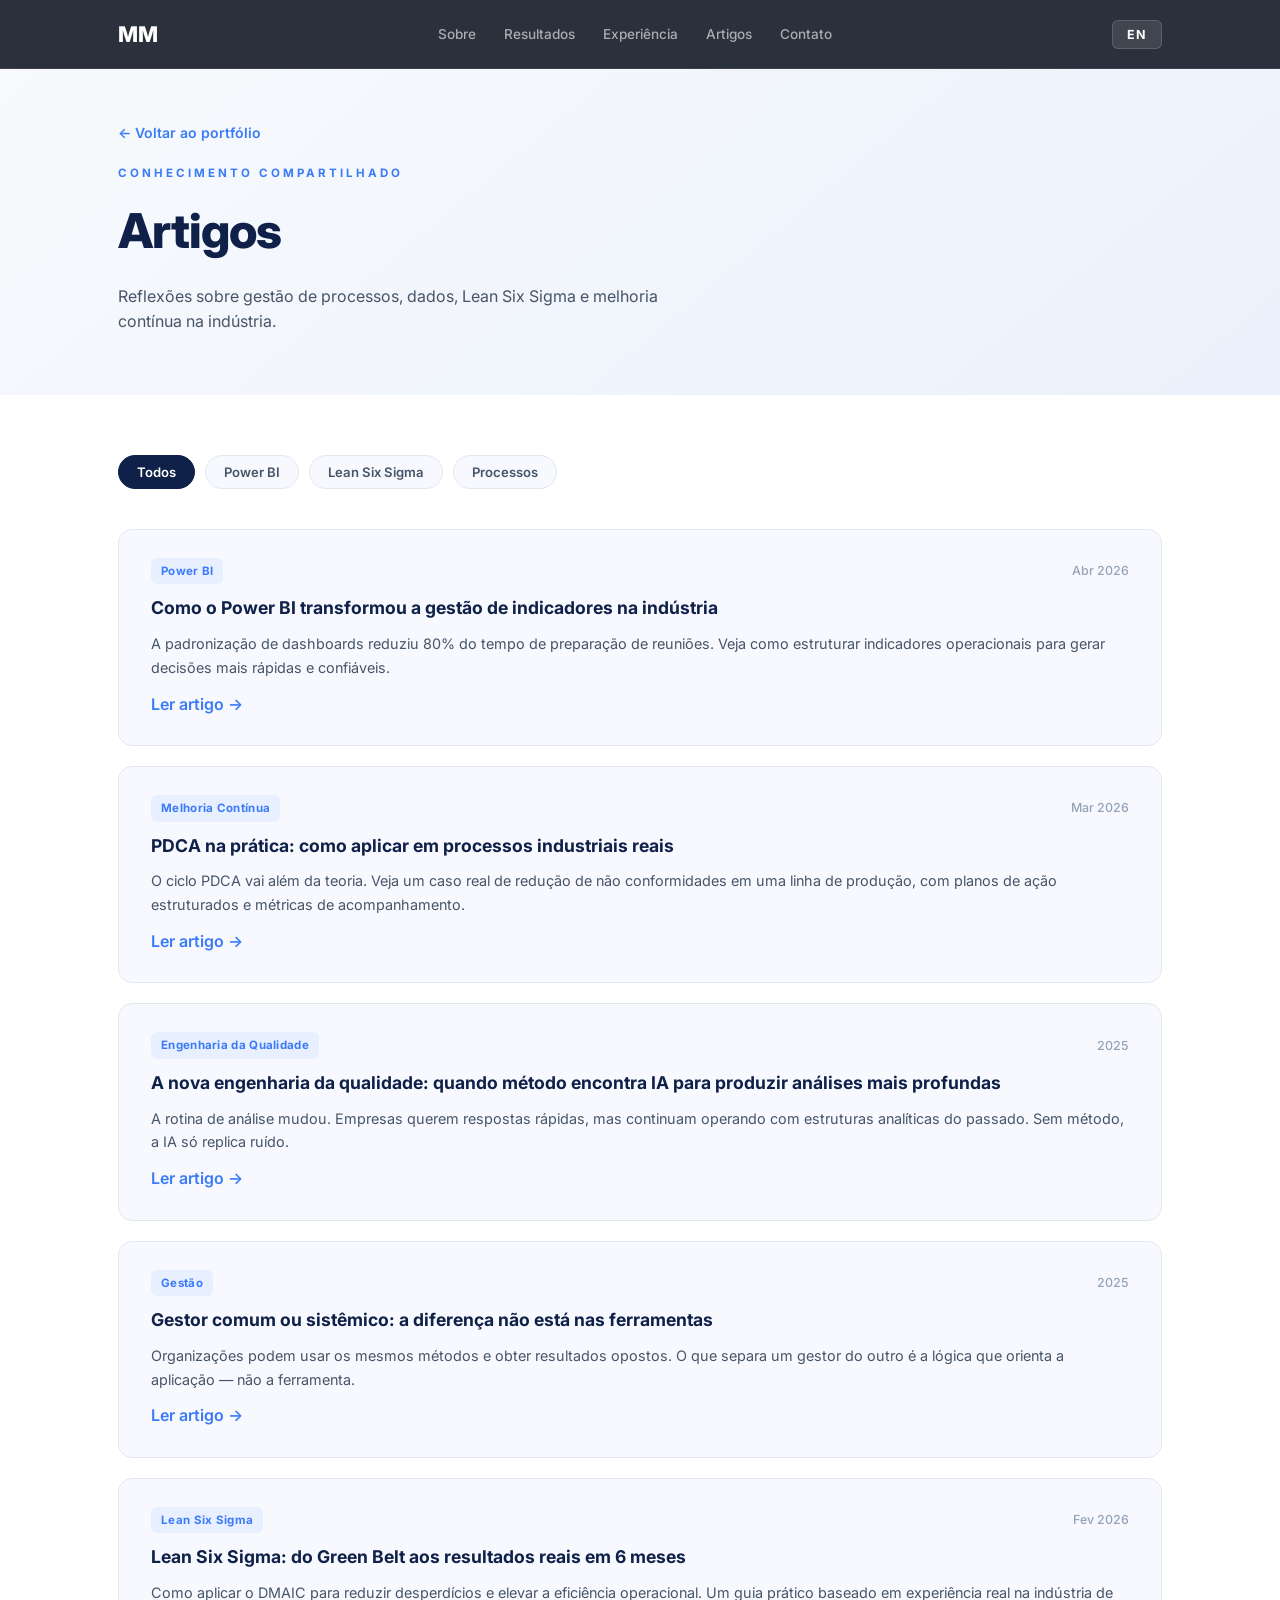
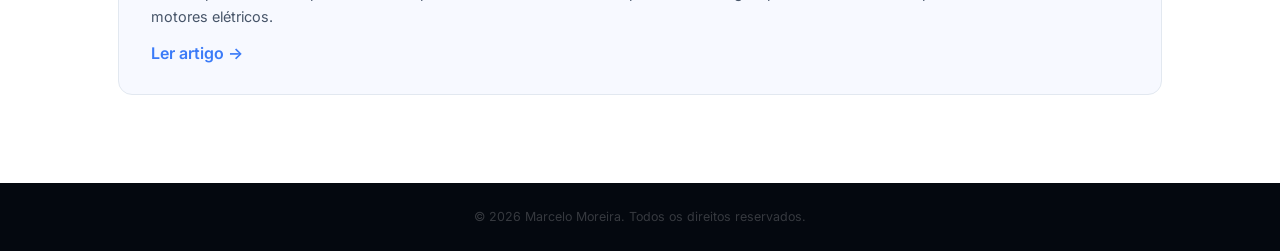
<file: blog.html>
<!DOCTYPE html>
<html lang="pt-BR" data-lang="pt">
<head>
  <meta charset="UTF-8">
  <meta name="viewport" content="width=device-width, initial-scale=1.0">
  <title>Artigos — Marcelo Moreira</title>
  <link rel="preconnect" href="https://fonts.googleapis.com">
  <link rel="preconnect" href="https://fonts.gstatic.com" crossorigin>
  <link href="https://fonts.googleapis.com/css2?family=Inter:wght@300;400;500;600;700;800&display=swap" rel="stylesheet">
  <link rel="stylesheet" href="style.css">
  <link rel="stylesheet" href="artigo.css">
</head>
<body>

  <nav class="navbar" id="navbar">
    <div class="container nav-inner">
      <a href="index.html" class="logo">MM</a>
      <ul class="nav-links" id="navLinks">
        <li><a href="index.html#sobre" data-pt="Sobre" data-en="About">Sobre</a></li>
        <li><a href="index.html#resultados" data-pt="Resultados" data-en="Results">Resultados</a></li>
        <li><a href="index.html#experiencia" data-pt="Experiência" data-en="Experience">Experiência</a></li>
        <li><a href="index.html#artigos" data-pt="Artigos" data-en="Articles">Artigos</a></li>
        <li><a href="index.html#contato" data-pt="Contato" data-en="Contact">Contato</a></li>
      </ul>
      <div class="nav-actions">
        <button class="lang-toggle" id="langToggle" onclick="toggleLang()">EN</button>
        <button class="nav-hamburger" id="hamburger" onclick="toggleMenu()">&#9776;</button>
      </div>
    </div>
  </nav>

  <section class="blog-hero">
    <div class="container">
      <a href="index.html" class="back-link" data-pt="← Voltar ao portfólio" data-en="← Back to portfolio">← Voltar ao portfólio</a>
      <span class="section-tag" data-pt="Conhecimento Compartilhado" data-en="Shared Knowledge">Conhecimento Compartilhado</span>
      <h1 data-pt="Artigos" data-en="Articles">Artigos</h1>
      <p data-pt="Reflexões sobre gestão de processos, dados, Lean Six Sigma e melhoria contínua na indústria." data-en="Insights on process management, data, Lean Six Sigma, and continuous improvement in industry.">Reflexões sobre gestão de processos, dados, Lean Six Sigma e melhoria contínua na indústria.</p>
    </div>
  </section>

  <section class="blog-list">
    <div class="container">

      <div class="blog-filters">
        <button class="filter-btn active" onclick="filterPosts(this, 'all')" data-pt="Todos" data-en="All">Todos</button>
        <button class="filter-btn" onclick="filterPosts(this, 'power-bi')" data-pt="Power BI" data-en="Power BI">Power BI</button>
        <button class="filter-btn" onclick="filterPosts(this, 'lean')" data-pt="Lean Six Sigma" data-en="Lean Six Sigma">Lean Six Sigma</button>
        <button class="filter-btn" onclick="filterPosts(this, 'processos')" data-pt="Processos" data-en="Processes">Processos</button>
      </div>

      <div class="blog-grid" id="blogGrid">

        <a href="artigos/power-bi-gestao-indicadores.html" class="blog-card" data-category="power-bi">
          <div class="blog-card-top">
            <span class="article-tag">Power BI</span>
            <span class="blog-date" data-pt="Abr 2026" data-en="Apr 2026">Abr 2026</span>
          </div>
          <h2 data-pt="Como o Power BI transformou a gestão de indicadores na indústria" data-en="How Power BI transformed indicator management in the industry">Como o Power BI transformou a gestão de indicadores na indústria</h2>
          <p data-pt="A padronização de dashboards reduziu 80% do tempo de preparação de reuniões. Veja como estruturar indicadores operacionais para gerar decisões mais rápidas e confiáveis." data-en="Standardizing dashboards reduced meeting preparation time by 80%. See how to structure operational indicators for faster and more reliable decisions.">A padronização de dashboards reduziu 80% do tempo de preparação de reuniões. Veja como estruturar indicadores operacionais para gerar decisões mais rápidas e confiáveis.</p>
          <span class="article-read" data-pt="Ler artigo →" data-en="Read article →">Ler artigo →</span>
        </a>

        <a href="artigos/pdca-na-pratica.html" class="blog-card" data-category="processos">
          <div class="blog-card-top">
            <span class="article-tag" data-pt="Melhoria Contínua" data-en="Continuous Improvement">Melhoria Contínua</span>
            <span class="blog-date" data-pt="Mar 2026" data-en="Mar 2026">Mar 2026</span>
          </div>
          <h2 data-pt="PDCA na prática: como aplicar em processos industriais reais" data-en="PDCA in practice: how to apply it in real industrial processes">PDCA na prática: como aplicar em processos industriais reais</h2>
          <p data-pt="O ciclo PDCA vai além da teoria. Veja um caso real de redução de não conformidades em uma linha de produção, com planos de ação estruturados e métricas de acompanhamento." data-en="The PDCA cycle goes beyond theory. See a real case of non-conformance reduction in a production line, with structured action plans and tracking metrics.">O ciclo PDCA vai além da teoria. Veja um caso real de redução de não conformidades em uma linha de produção, com planos de ação estruturados e métricas de acompanhamento.</p>
          <span class="article-read" data-pt="Ler artigo →" data-en="Read article →">Ler artigo →</span>
        </a>

        <a href="artigos/engenharia-da-qualidade-ia.html" class="blog-card" data-category="processos">
          <div class="blog-card-top">
            <span class="article-tag">Engenharia da Qualidade</span>
            <span class="blog-date">2025</span>
          </div>
          <h2>A nova engenharia da qualidade: quando método encontra IA para produzir análises mais profundas</h2>
          <p>A rotina de análise mudou. Empresas querem respostas rápidas, mas continuam operando com estruturas analíticas do passado. Sem método, a IA só replica ruído.</p>
          <span class="article-read">Ler artigo →</span>
        </a>

        <a href="artigos/gestor-comum-ou-sistemico.html" class="blog-card" data-category="processos">
          <div class="blog-card-top">
            <span class="article-tag">Gestão</span>
            <span class="blog-date">2025</span>
          </div>
          <h2>Gestor comum ou sistêmico: a diferença não está nas ferramentas</h2>
          <p>Organizações podem usar os mesmos métodos e obter resultados opostos. O que separa um gestor do outro é a lógica que orienta a aplicação — não a ferramenta.</p>
          <span class="article-read">Ler artigo →</span>
        </a>

        <a href="artigos/lean-six-sigma-resultados.html" class="blog-card" data-category="lean">
          <div class="blog-card-top">
            <span class="article-tag">Lean Six Sigma</span>
            <span class="blog-date" data-pt="Fev 2026" data-en="Feb 2026">Fev 2026</span>
          </div>
          <h2 data-pt="Lean Six Sigma: do Green Belt aos resultados reais em 6 meses" data-en="Lean Six Sigma: from Green Belt to real results in 6 months">Lean Six Sigma: do Green Belt aos resultados reais em 6 meses</h2>
          <p data-pt="Como aplicar o DMAIC para reduzir desperdícios e elevar a eficiência operacional. Um guia prático baseado em experiência real na indústria de motores elétricos." data-en="How to apply DMAIC to reduce waste and increase operational efficiency. A practical guide based on real experience in the electric motor industry.">Como aplicar o DMAIC para reduzir desperdícios e elevar a eficiência operacional. Um guia prático baseado em experiência real na indústria de motores elétricos.</p>
          <span class="article-read" data-pt="Ler artigo →" data-en="Read article →">Ler artigo →</span>
        </a>

      </div>
    </div>
  </section>

  <footer class="footer">
    <div class="container">
      <p data-pt="© 2026 Marcelo Moreira. Todos os direitos reservados." data-en="© 2026 Marcelo Moreira. All rights reserved.">© 2026 Marcelo Moreira. Todos os direitos reservados.</p>
    </div>
  </footer>

  <script src="script.js"></script>
  <script>
    function filterPosts(btn, category) {
      document.querySelectorAll('.filter-btn').forEach(b => b.classList.remove('active'));
      btn.classList.add('active');
      document.querySelectorAll('.blog-card').forEach(card => {
        card.style.display = (category === 'all' || card.dataset.category === category) ? 'flex' : 'none';
      });
    }
  </script>
</body>
</html>
</file>
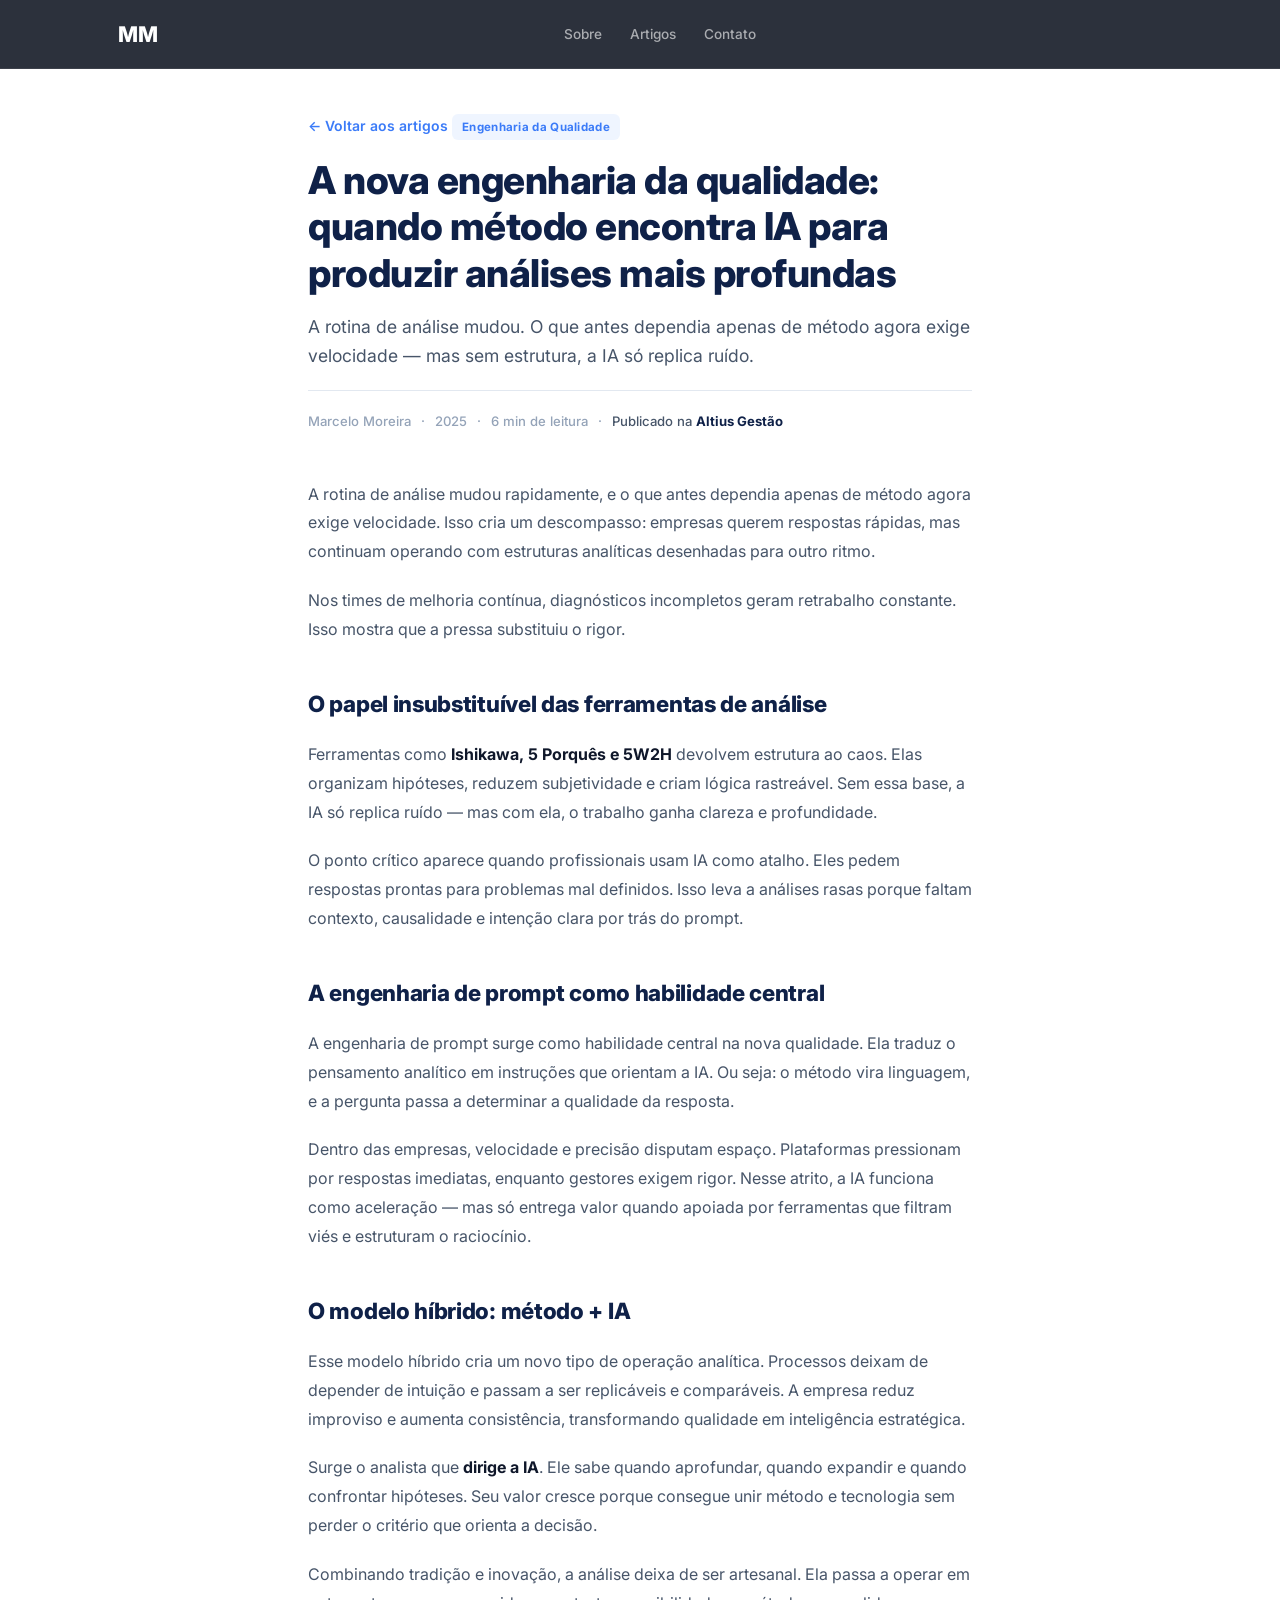
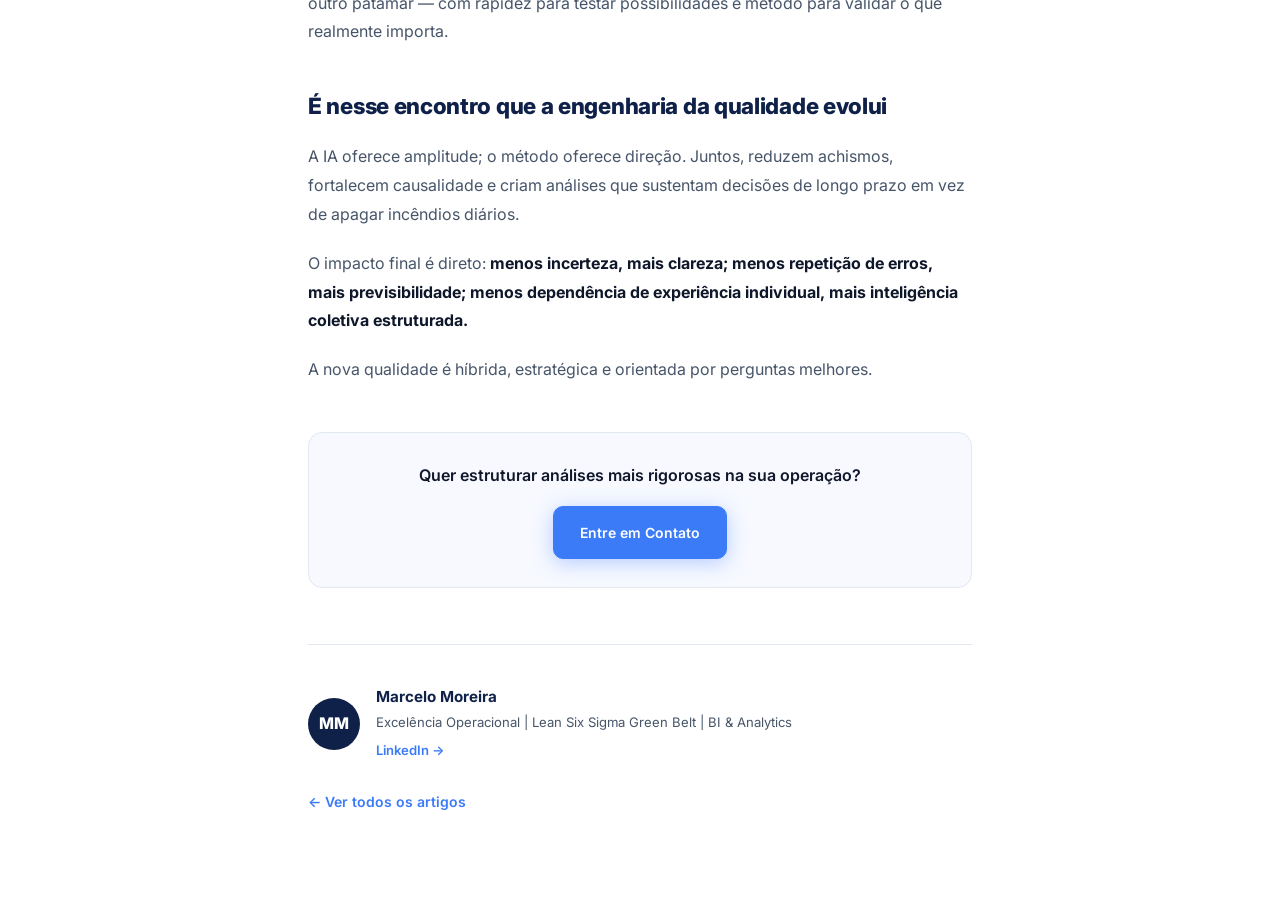
<file: artigos/engenharia-da-qualidade-ia.html>
<!DOCTYPE html>
<html lang="pt-BR">
<head>
  <meta charset="UTF-8">
  <meta name="viewport" content="width=device-width, initial-scale=1.0">
  <title>A nova engenharia da qualidade — Marcelo Moreira</title>
  <link rel="preconnect" href="https://fonts.googleapis.com">
  <link rel="preconnect" href="https://fonts.gstatic.com" crossorigin>
  <link href="https://fonts.googleapis.com/css2?family=Inter:wght@300;400;500;600;700;800&display=swap" rel="stylesheet">
  <link rel="stylesheet" href="../style.css">
  <link rel="stylesheet" href="../artigo.css">
</head>
<body>

  <nav class="navbar" id="navbar">
    <div class="container nav-inner">
      <a href="../index.html" class="logo">MM</a>
      <ul class="nav-links" id="navLinks">
        <li><a href="../index.html#sobre">Sobre</a></li>
        <li><a href="../blog.html">Artigos</a></li>
        <li><a href="../index.html#contato">Contato</a></li>
      </ul>
      <div class="nav-actions">
        <button class="nav-hamburger" id="hamburger" onclick="toggleMenu()">&#9776;</button>
      </div>
    </div>
  </nav>

  <article class="artigo">
    <div class="artigo-container">

      <header class="artigo-header">
        <a href="../blog.html" class="back-link">← Voltar aos artigos</a>
        <span class="article-tag">Engenharia da Qualidade</span>
        <h1>A nova engenharia da qualidade: quando método encontra IA para produzir análises mais profundas</h1>
        <p class="artigo-subtitle">A rotina de análise mudou. O que antes dependia apenas de método agora exige velocidade — mas sem estrutura, a IA só replica ruído.</p>
        <div class="artigo-meta">
          <span>Marcelo Moreira</span>
          <span>·</span>
          <span>2025</span>
          <span>·</span>
          <span>6 min de leitura</span>
          <span>·</span>
          <span class="artigo-fonte">Publicado na <strong>Altius Gestão</strong></span>
        </div>
      </header>

      <div class="artigo-body">

        <p>A rotina de análise mudou rapidamente, e o que antes dependia apenas de método agora exige velocidade. Isso cria um descompasso: empresas querem respostas rápidas, mas continuam operando com estruturas analíticas desenhadas para outro ritmo.</p>

        <p>Nos times de melhoria contínua, diagnósticos incompletos geram retrabalho constante. Isso mostra que a pressa substituiu o rigor.</p>

        <h2>O papel insubstituível das ferramentas de análise</h2>

        <p>Ferramentas como <strong>Ishikawa, 5 Porquês e 5W2H</strong> devolvem estrutura ao caos. Elas organizam hipóteses, reduzem subjetividade e criam lógica rastreável. Sem essa base, a IA só replica ruído — mas com ela, o trabalho ganha clareza e profundidade.</p>

        <p>O ponto crítico aparece quando profissionais usam IA como atalho. Eles pedem respostas prontas para problemas mal definidos. Isso leva a análises rasas porque faltam contexto, causalidade e intenção clara por trás do prompt.</p>

        <h2>A engenharia de prompt como habilidade central</h2>

        <p>A engenharia de prompt surge como habilidade central na nova qualidade. Ela traduz o pensamento analítico em instruções que orientam a IA. Ou seja: o método vira linguagem, e a pergunta passa a determinar a qualidade da resposta.</p>

        <p>Dentro das empresas, velocidade e precisão disputam espaço. Plataformas pressionam por respostas imediatas, enquanto gestores exigem rigor. Nesse atrito, a IA funciona como aceleração — mas só entrega valor quando apoiada por ferramentas que filtram viés e estruturam o raciocínio.</p>

        <h2>O modelo híbrido: método + IA</h2>

        <p>Esse modelo híbrido cria um novo tipo de operação analítica. Processos deixam de depender de intuição e passam a ser replicáveis e comparáveis. A empresa reduz improviso e aumenta consistência, transformando qualidade em inteligência estratégica.</p>

        <p>Surge o analista que <strong>dirige a IA</strong>. Ele sabe quando aprofundar, quando expandir e quando confrontar hipóteses. Seu valor cresce porque consegue unir método e tecnologia sem perder o critério que orienta a decisão.</p>

        <p>Combinando tradição e inovação, a análise deixa de ser artesanal. Ela passa a operar em outro patamar — com rapidez para testar possibilidades e método para validar o que realmente importa.</p>

        <h2>É nesse encontro que a engenharia da qualidade evolui</h2>

        <p>A IA oferece amplitude; o método oferece direção. Juntos, reduzem achismos, fortalecem causalidade e criam análises que sustentam decisões de longo prazo em vez de apagar incêndios diários.</p>

        <p>O impacto final é direto: <strong>menos incerteza, mais clareza; menos repetição de erros, mais previsibilidade; menos dependência de experiência individual, mais inteligência coletiva estruturada.</strong></p>

        <p>A nova qualidade é híbrida, estratégica e orientada por perguntas melhores.</p>

        <div class="artigo-cta">
          <p>Quer estruturar análises mais rigorosas na sua operação?</p>
          <a href="../index.html#contato" class="btn btn-primary">Entre em Contato</a>
        </div>

      </div>

      <footer class="artigo-footer">
        <div class="author-card">
          <div class="author-photo">MM</div>
          <div>
            <strong>Marcelo Moreira</strong>
            <p>Excelência Operacional | Lean Six Sigma Green Belt | BI & Analytics</p>
            <a href="https://www.linkedin.com/in/marcelo-moura-mm" target="_blank">LinkedIn →</a>
          </div>
        </div>
        <a href="../blog.html" class="back-link">← Ver todos os artigos</a>
      </footer>

    </div>
  </article>

  <script src="../script.js"></script>
</body>
</html>
</file>
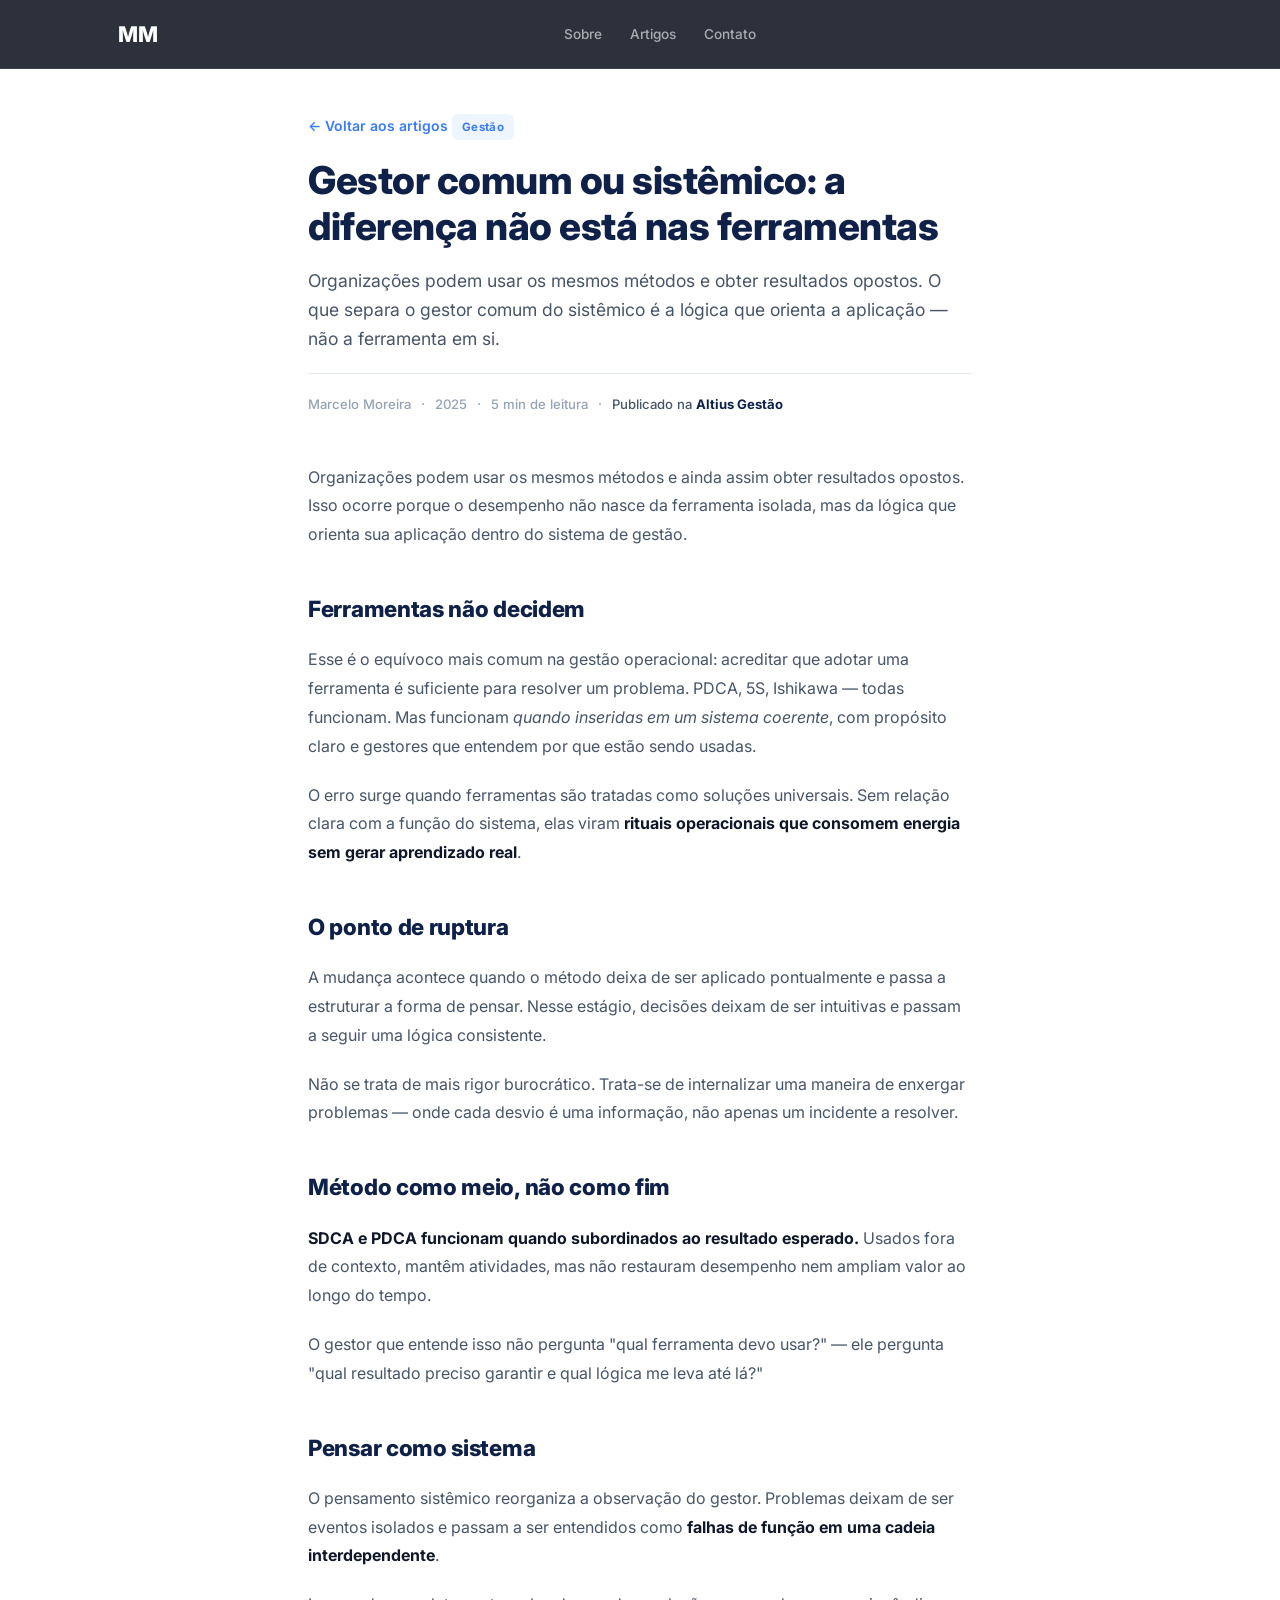
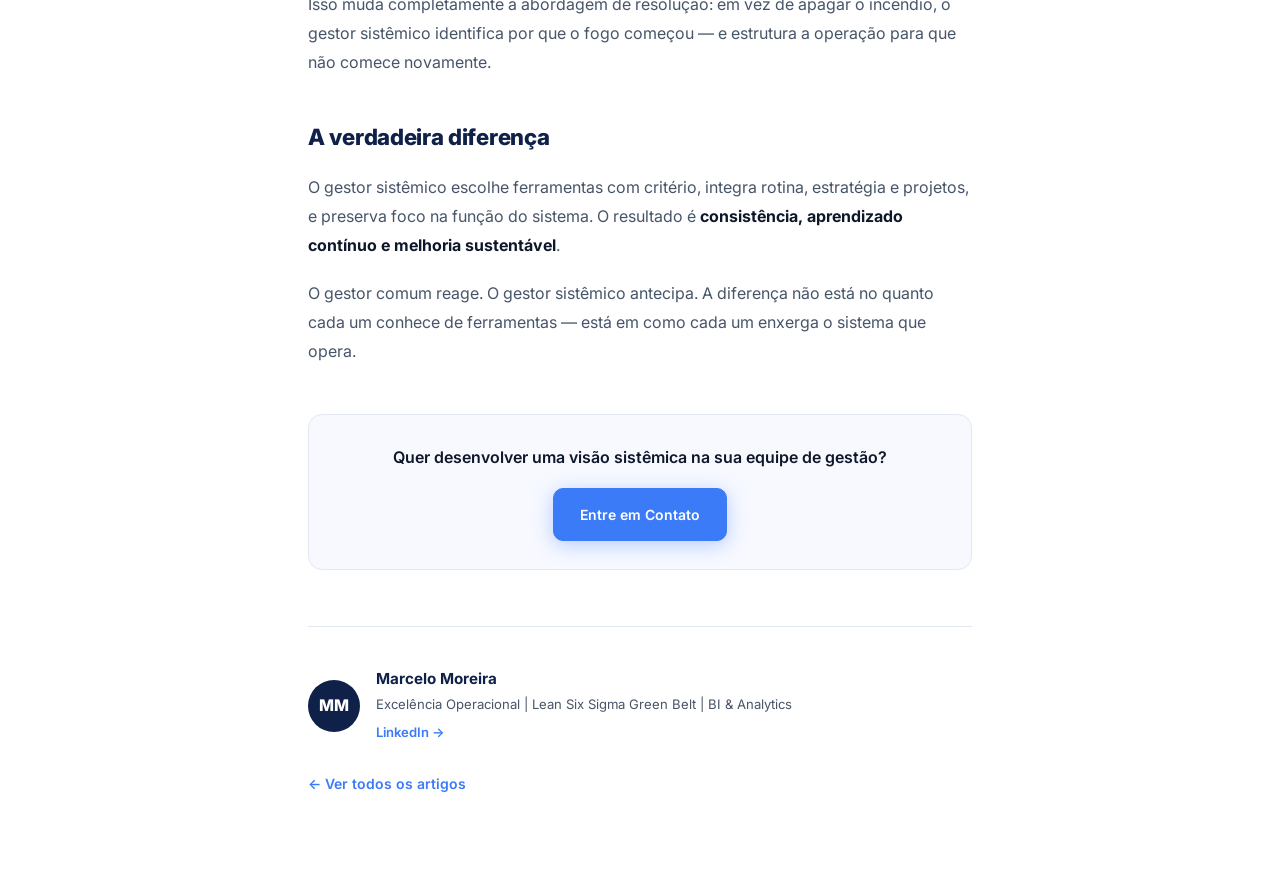
<file: artigos/gestor-comum-ou-sistemico.html>
<!DOCTYPE html>
<html lang="pt-BR">
<head>
  <meta charset="UTF-8">
  <meta name="viewport" content="width=device-width, initial-scale=1.0">
  <title>Gestor comum ou sistêmico — Marcelo Moreira</title>
  <link rel="preconnect" href="https://fonts.googleapis.com">
  <link rel="preconnect" href="https://fonts.gstatic.com" crossorigin>
  <link href="https://fonts.googleapis.com/css2?family=Inter:wght@300;400;500;600;700;800&display=swap" rel="stylesheet">
  <link rel="stylesheet" href="../style.css">
  <link rel="stylesheet" href="../artigo.css">
</head>
<body>

  <nav class="navbar" id="navbar">
    <div class="container nav-inner">
      <a href="../index.html" class="logo">MM</a>
      <ul class="nav-links" id="navLinks">
        <li><a href="../index.html#sobre">Sobre</a></li>
        <li><a href="../blog.html">Artigos</a></li>
        <li><a href="../index.html#contato">Contato</a></li>
      </ul>
      <div class="nav-actions">
        <button class="nav-hamburger" id="hamburger" onclick="toggleMenu()">&#9776;</button>
      </div>
    </div>
  </nav>

  <article class="artigo">
    <div class="artigo-container">

      <header class="artigo-header">
        <a href="../blog.html" class="back-link">← Voltar aos artigos</a>
        <span class="article-tag">Gestão</span>
        <h1>Gestor comum ou sistêmico: a diferença não está nas ferramentas</h1>
        <p class="artigo-subtitle">Organizações podem usar os mesmos métodos e obter resultados opostos. O que separa o gestor comum do sistêmico é a lógica que orienta a aplicação — não a ferramenta em si.</p>
        <div class="artigo-meta">
          <span>Marcelo Moreira</span>
          <span>·</span>
          <span>2025</span>
          <span>·</span>
          <span>5 min de leitura</span>
          <span>·</span>
          <span class="artigo-fonte">Publicado na <strong>Altius Gestão</strong></span>
        </div>
      </header>

      <div class="artigo-body">

        <p>Organizações podem usar os mesmos métodos e ainda assim obter resultados opostos. Isso ocorre porque o desempenho não nasce da ferramenta isolada, mas da lógica que orienta sua aplicação dentro do sistema de gestão.</p>

        <h2>Ferramentas não decidem</h2>

        <p>Esse é o equívoco mais comum na gestão operacional: acreditar que adotar uma ferramenta é suficiente para resolver um problema. PDCA, 5S, Ishikawa — todas funcionam. Mas funcionam <em>quando inseridas em um sistema coerente</em>, com propósito claro e gestores que entendem por que estão sendo usadas.</p>

        <p>O erro surge quando ferramentas são tratadas como soluções universais. Sem relação clara com a função do sistema, elas viram <strong>rituais operacionais que consomem energia sem gerar aprendizado real</strong>.</p>

        <h2>O ponto de ruptura</h2>

        <p>A mudança acontece quando o método deixa de ser aplicado pontualmente e passa a estruturar a forma de pensar. Nesse estágio, decisões deixam de ser intuitivas e passam a seguir uma lógica consistente.</p>

        <p>Não se trata de mais rigor burocrático. Trata-se de internalizar uma maneira de enxergar problemas — onde cada desvio é uma informação, não apenas um incidente a resolver.</p>

        <h2>Método como meio, não como fim</h2>

        <p><strong>SDCA e PDCA funcionam quando subordinados ao resultado esperado.</strong> Usados fora de contexto, mantêm atividades, mas não restauram desempenho nem ampliam valor ao longo do tempo.</p>

        <p>O gestor que entende isso não pergunta "qual ferramenta devo usar?" — ele pergunta "qual resultado preciso garantir e qual lógica me leva até lá?"</p>

        <h2>Pensar como sistema</h2>

        <p>O pensamento sistêmico reorganiza a observação do gestor. Problemas deixam de ser eventos isolados e passam a ser entendidos como <strong>falhas de função em uma cadeia interdependente</strong>.</p>

        <p>Isso muda completamente a abordagem de resolução: em vez de apagar o incêndio, o gestor sistêmico identifica por que o fogo começou — e estrutura a operação para que não comece novamente.</p>

        <h2>A verdadeira diferença</h2>

        <p>O gestor sistêmico escolhe ferramentas com critério, integra rotina, estratégia e projetos, e preserva foco na função do sistema. O resultado é <strong>consistência, aprendizado contínuo e melhoria sustentável</strong>.</p>

        <p>O gestor comum reage. O gestor sistêmico antecipa. A diferença não está no quanto cada um conhece de ferramentas — está em como cada um enxerga o sistema que opera.</p>

        <div class="artigo-cta">
          <p>Quer desenvolver uma visão sistêmica na sua equipe de gestão?</p>
          <a href="../index.html#contato" class="btn btn-primary">Entre em Contato</a>
        </div>

      </div>

      <footer class="artigo-footer">
        <div class="author-card">
          <div class="author-photo">MM</div>
          <div>
            <strong>Marcelo Moreira</strong>
            <p>Excelência Operacional | Lean Six Sigma Green Belt | BI & Analytics</p>
            <a href="https://www.linkedin.com/in/marcelo-moura-mm" target="_blank">LinkedIn →</a>
          </div>
        </div>
        <a href="../blog.html" class="back-link">← Ver todos os artigos</a>
      </footer>

    </div>
  </article>

  <script src="../script.js"></script>
</body>
</html>
</file>
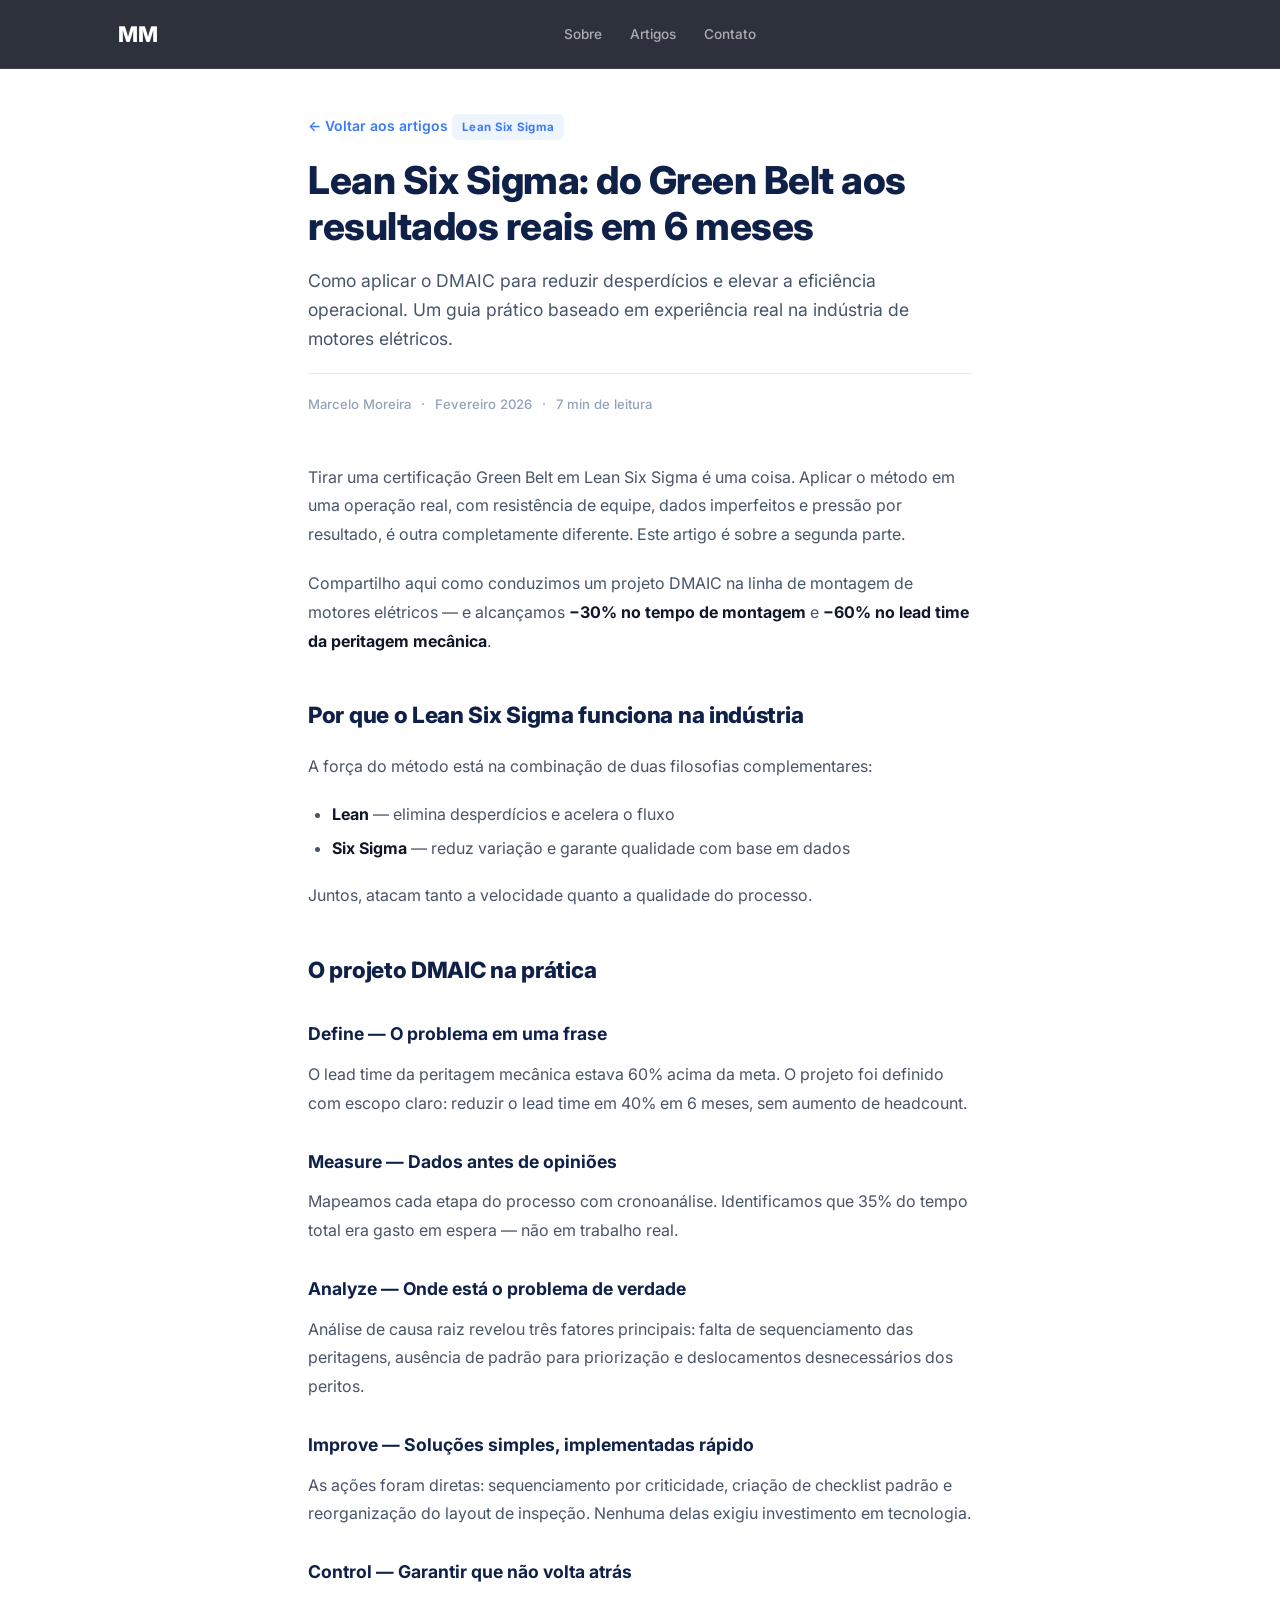
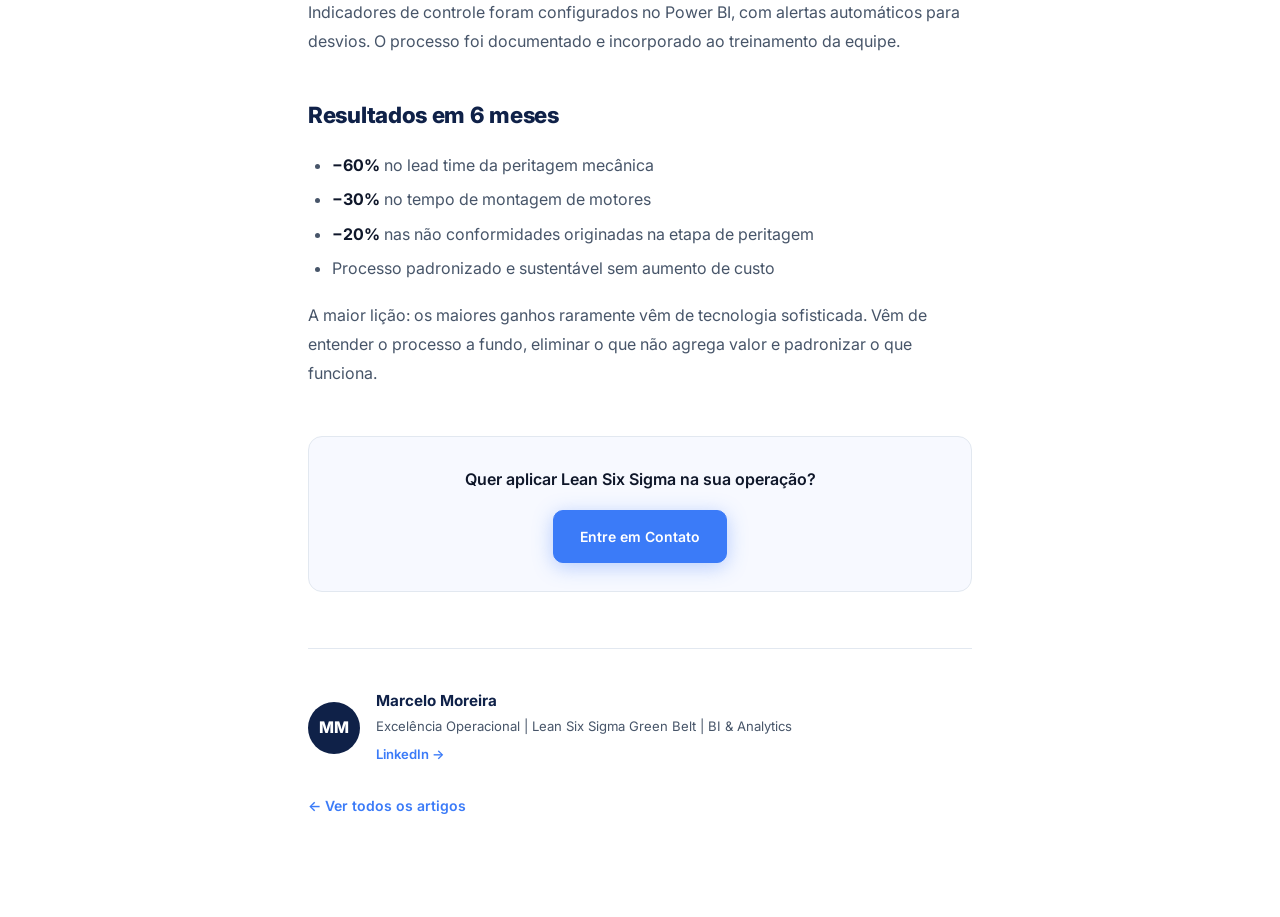
<file: artigos/lean-six-sigma-resultados.html>
<!DOCTYPE html>
<html lang="pt-BR">
<head>
  <meta charset="UTF-8">
  <meta name="viewport" content="width=device-width, initial-scale=1.0">
  <title>Lean Six Sigma: resultados reais — Marcelo Moreira</title>
  <link rel="preconnect" href="https://fonts.googleapis.com">
  <link rel="preconnect" href="https://fonts.gstatic.com" crossorigin>
  <link href="https://fonts.googleapis.com/css2?family=Inter:wght@300;400;500;600;700;800&display=swap" rel="stylesheet">
  <link rel="stylesheet" href="../style.css">
  <link rel="stylesheet" href="../artigo.css">
</head>
<body>

  <nav class="navbar" id="navbar">
    <div class="container nav-inner">
      <a href="../index.html" class="logo">MM</a>
      <ul class="nav-links" id="navLinks">
        <li><a href="../index.html#sobre">Sobre</a></li>
        <li><a href="../blog.html">Artigos</a></li>
        <li><a href="../index.html#contato">Contato</a></li>
      </ul>
      <div class="nav-actions">
        <button class="nav-hamburger" id="hamburger" onclick="toggleMenu()">&#9776;</button>
      </div>
    </div>
  </nav>

  <article class="artigo">
    <div class="artigo-container">

      <header class="artigo-header">
        <a href="../blog.html" class="back-link">← Voltar aos artigos</a>
        <span class="article-tag">Lean Six Sigma</span>
        <h1>Lean Six Sigma: do Green Belt aos resultados reais em 6 meses</h1>
        <p class="artigo-subtitle">Como aplicar o DMAIC para reduzir desperdícios e elevar a eficiência operacional. Um guia prático baseado em experiência real na indústria de motores elétricos.</p>
        <div class="artigo-meta">
          <span>Marcelo Moreira</span>
          <span>·</span>
          <span>Fevereiro 2026</span>
          <span>·</span>
          <span>7 min de leitura</span>
        </div>
      </header>

      <div class="artigo-body">

        <p>Tirar uma certificação Green Belt em Lean Six Sigma é uma coisa. Aplicar o método em uma operação real, com resistência de equipe, dados imperfeitos e pressão por resultado, é outra completamente diferente. Este artigo é sobre a segunda parte.</p>

        <p>Compartilho aqui como conduzimos um projeto DMAIC na linha de montagem de motores elétricos — e alcançamos <strong>−30% no tempo de montagem</strong> e <strong>−60% no lead time da peritagem mecânica</strong>.</p>

        <h2>Por que o Lean Six Sigma funciona na indústria</h2>

        <p>A força do método está na combinação de duas filosofias complementares:</p>
        <ul>
          <li><strong>Lean</strong> — elimina desperdícios e acelera o fluxo</li>
          <li><strong>Six Sigma</strong> — reduz variação e garante qualidade com base em dados</li>
        </ul>
        <p>Juntos, atacam tanto a velocidade quanto a qualidade do processo.</p>

        <h2>O projeto DMAIC na prática</h2>

        <h3>Define — O problema em uma frase</h3>
        <p>O lead time da peritagem mecânica estava 60% acima da meta. O projeto foi definido com escopo claro: reduzir o lead time em 40% em 6 meses, sem aumento de headcount.</p>

        <h3>Measure — Dados antes de opiniões</h3>
        <p>Mapeamos cada etapa do processo com cronoanálise. Identificamos que 35% do tempo total era gasto em espera — não em trabalho real.</p>

        <h3>Analyze — Onde está o problema de verdade</h3>
        <p>Análise de causa raiz revelou três fatores principais: falta de sequenciamento das peritagens, ausência de padrão para priorização e deslocamentos desnecessários dos peritos.</p>

        <h3>Improve — Soluções simples, implementadas rápido</h3>
        <p>As ações foram diretas: sequenciamento por criticidade, criação de checklist padrão e reorganização do layout de inspeção. Nenhuma delas exigiu investimento em tecnologia.</p>

        <h3>Control — Garantir que não volta atrás</h3>
        <p>Indicadores de controle foram configurados no Power BI, com alertas automáticos para desvios. O processo foi documentado e incorporado ao treinamento da equipe.</p>

        <h2>Resultados em 6 meses</h2>
        <ul>
          <li><strong>−60%</strong> no lead time da peritagem mecânica</li>
          <li><strong>−30%</strong> no tempo de montagem de motores</li>
          <li><strong>−20%</strong> nas não conformidades originadas na etapa de peritagem</li>
          <li>Processo padronizado e sustentável sem aumento de custo</li>
        </ul>

        <p>A maior lição: os maiores ganhos raramente vêm de tecnologia sofisticada. Vêm de entender o processo a fundo, eliminar o que não agrega valor e padronizar o que funciona.</p>

        <div class="artigo-cta">
          <p>Quer aplicar Lean Six Sigma na sua operação?</p>
          <a href="../index.html#contato" class="btn btn-primary">Entre em Contato</a>
        </div>

      </div>

      <footer class="artigo-footer">
        <div class="author-card">
          <div class="author-photo">MM</div>
          <div>
            <strong>Marcelo Moreira</strong>
            <p>Excelência Operacional | Lean Six Sigma Green Belt | BI & Analytics</p>
            <a href="https://www.linkedin.com/in/marcelo-moura-mm" target="_blank">LinkedIn →</a>
          </div>
        </div>
        <a href="../blog.html" class="back-link">← Ver todos os artigos</a>
      </footer>

    </div>
  </article>

  <script src="../script.js"></script>
</body>
</html>
</file>
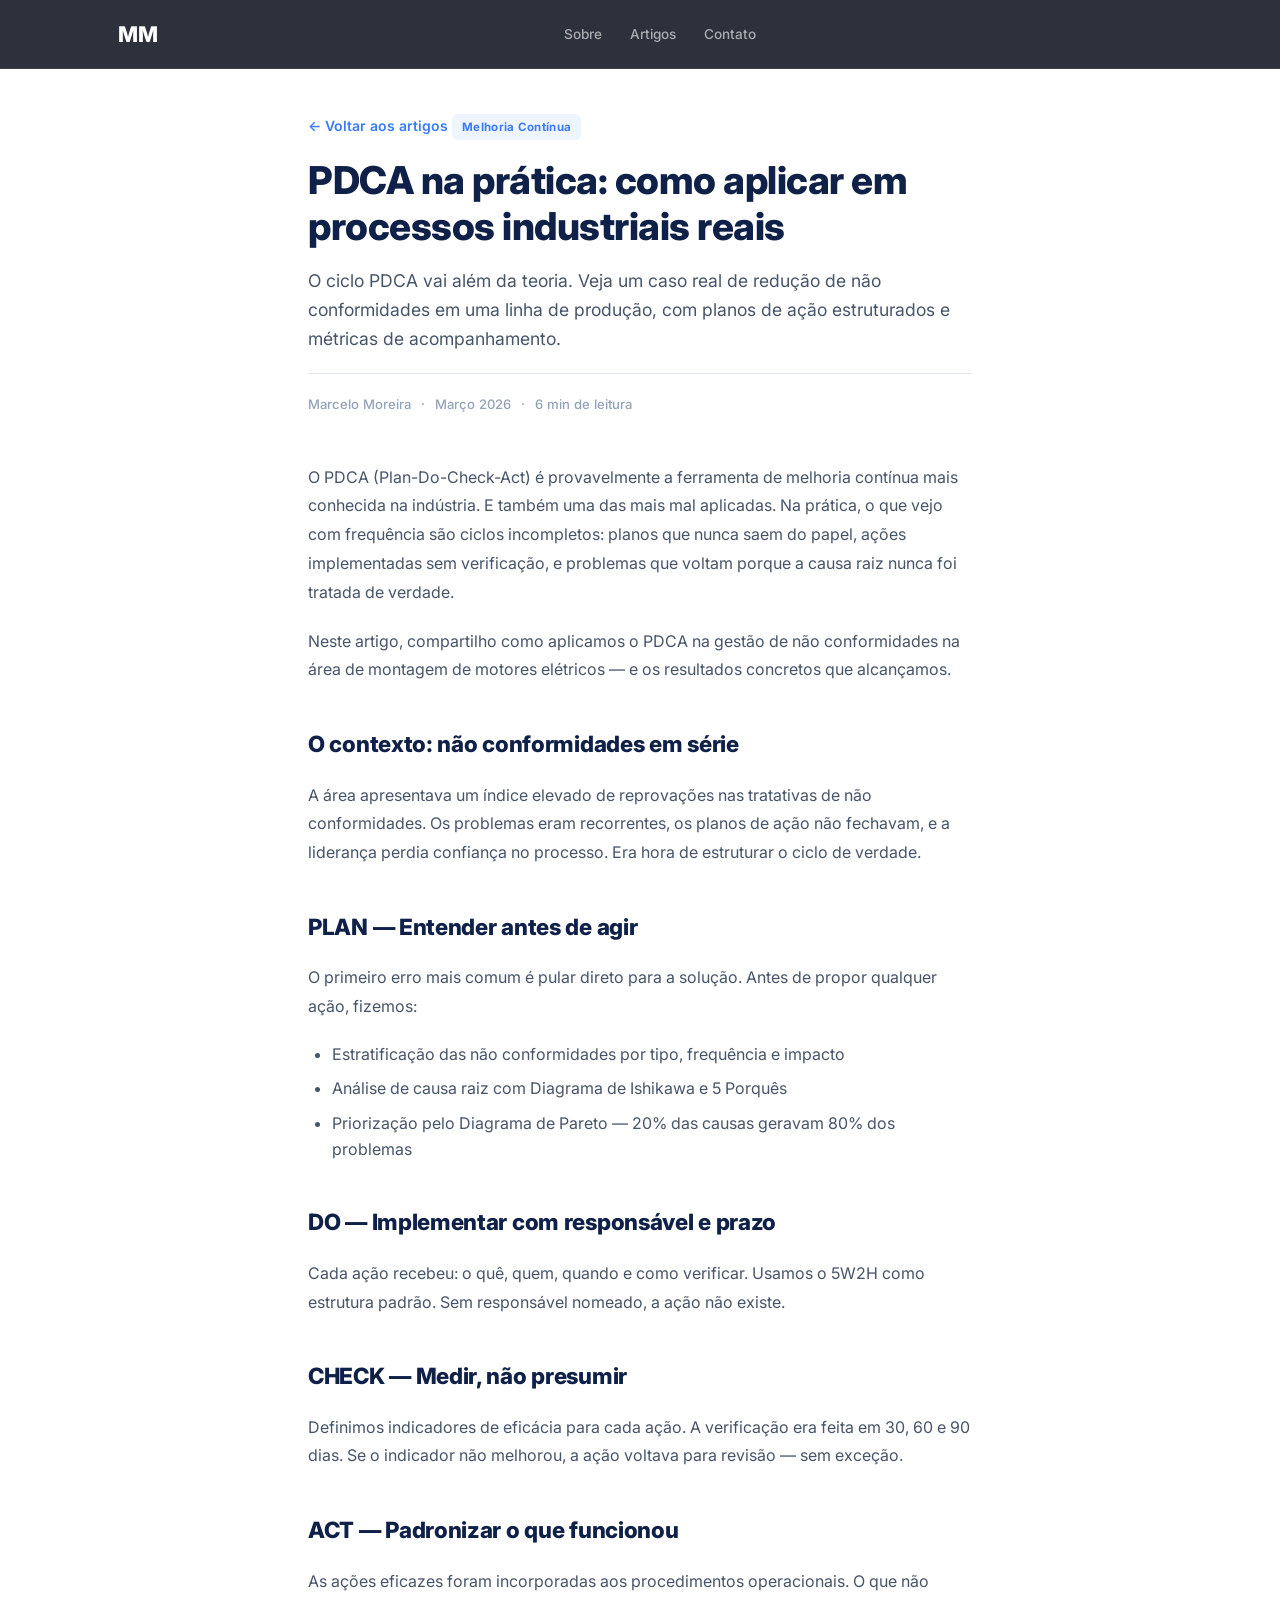
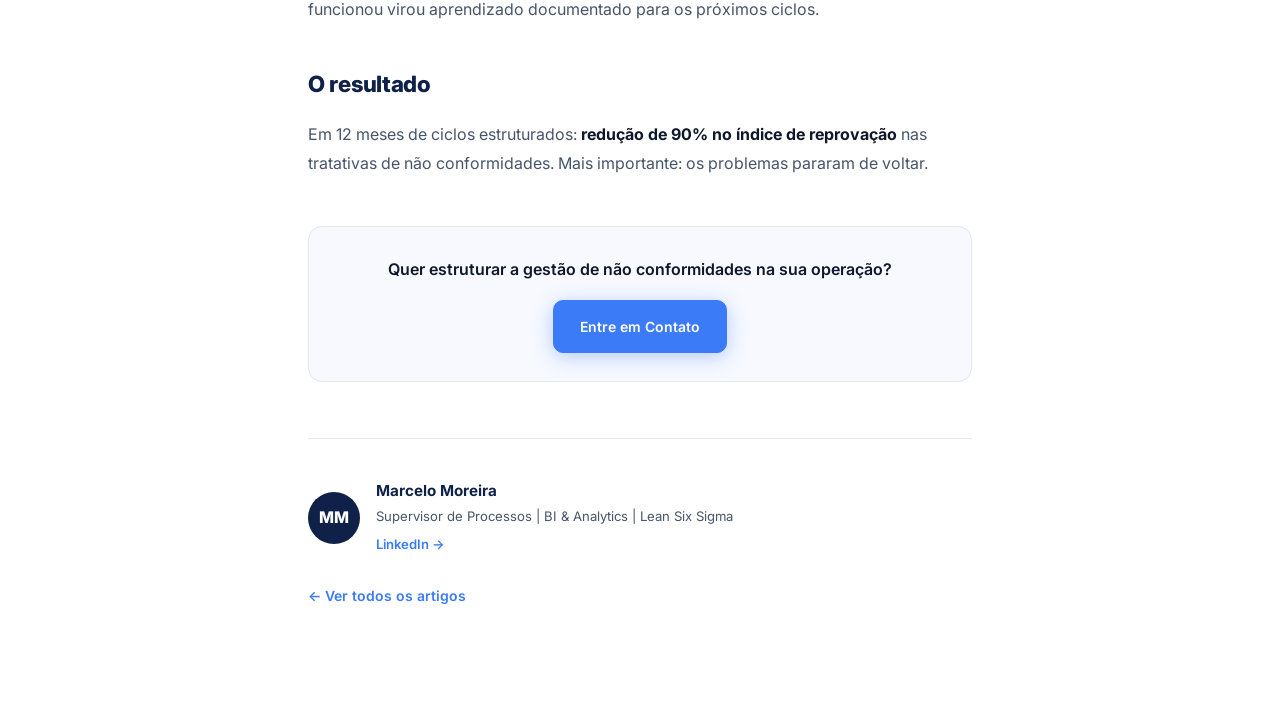
<file: artigos/pdca-na-pratica.html>
<!DOCTYPE html>
<html lang="pt-BR">
<head>
  <meta charset="UTF-8">
  <meta name="viewport" content="width=device-width, initial-scale=1.0">
  <title>PDCA na prática — Marcelo Moreira</title>
  <link rel="preconnect" href="https://fonts.googleapis.com">
  <link rel="preconnect" href="https://fonts.gstatic.com" crossorigin>
  <link href="https://fonts.googleapis.com/css2?family=Inter:wght@300;400;500;600;700;800&display=swap" rel="stylesheet">
  <link rel="stylesheet" href="../style.css">
  <link rel="stylesheet" href="../artigo.css">
</head>
<body>

  <nav class="navbar" id="navbar">
    <div class="container nav-inner">
      <a href="../index.html" class="logo">MM</a>
      <ul class="nav-links" id="navLinks">
        <li><a href="../index.html#sobre">Sobre</a></li>
        <li><a href="../blog.html">Artigos</a></li>
        <li><a href="../index.html#contato">Contato</a></li>
      </ul>
      <div class="nav-actions">
        <button class="nav-hamburger" id="hamburger" onclick="toggleMenu()">&#9776;</button>
      </div>
    </div>
  </nav>

  <article class="artigo">
    <div class="artigo-container">

      <header class="artigo-header">
        <a href="../blog.html" class="back-link">← Voltar aos artigos</a>
        <span class="article-tag">Melhoria Contínua</span>
        <h1>PDCA na prática: como aplicar em processos industriais reais</h1>
        <p class="artigo-subtitle">O ciclo PDCA vai além da teoria. Veja um caso real de redução de não conformidades em uma linha de produção, com planos de ação estruturados e métricas de acompanhamento.</p>
        <div class="artigo-meta">
          <span>Marcelo Moreira</span>
          <span>·</span>
          <span>Março 2026</span>
          <span>·</span>
          <span>6 min de leitura</span>
        </div>
      </header>

      <div class="artigo-body">

        <p>O PDCA (Plan-Do-Check-Act) é provavelmente a ferramenta de melhoria contínua mais conhecida na indústria. E também uma das mais mal aplicadas. Na prática, o que vejo com frequência são ciclos incompletos: planos que nunca saem do papel, ações implementadas sem verificação, e problemas que voltam porque a causa raiz nunca foi tratada de verdade.</p>

        <p>Neste artigo, compartilho como aplicamos o PDCA na gestão de não conformidades na área de montagem de motores elétricos — e os resultados concretos que alcançamos.</p>

        <h2>O contexto: não conformidades em série</h2>

        <p>A área apresentava um índice elevado de reprovações nas tratativas de não conformidades. Os problemas eram recorrentes, os planos de ação não fechavam, e a liderança perdia confiança no processo. Era hora de estruturar o ciclo de verdade.</p>

        <h2>PLAN — Entender antes de agir</h2>

        <p>O primeiro erro mais comum é pular direto para a solução. Antes de propor qualquer ação, fizemos:</p>
        <ul>
          <li>Estratificação das não conformidades por tipo, frequência e impacto</li>
          <li>Análise de causa raiz com Diagrama de Ishikawa e 5 Porquês</li>
          <li>Priorização pelo Diagrama de Pareto — 20% das causas geravam 80% dos problemas</li>
        </ul>

        <h2>DO — Implementar com responsável e prazo</h2>

        <p>Cada ação recebeu: o quê, quem, quando e como verificar. Usamos o 5W2H como estrutura padrão. Sem responsável nomeado, a ação não existe.</p>

        <h2>CHECK — Medir, não presumir</h2>

        <p>Definimos indicadores de eficácia para cada ação. A verificação era feita em 30, 60 e 90 dias. Se o indicador não melhorou, a ação voltava para revisão — sem exceção.</p>

        <h2>ACT — Padronizar o que funcionou</h2>

        <p>As ações eficazes foram incorporadas aos procedimentos operacionais. O que não funcionou virou aprendizado documentado para os próximos ciclos.</p>

        <h2>O resultado</h2>

        <p>Em 12 meses de ciclos estruturados: <strong>redução de 90% no índice de reprovação</strong> nas tratativas de não conformidades. Mais importante: os problemas pararam de voltar.</p>

        <div class="artigo-cta">
          <p>Quer estruturar a gestão de não conformidades na sua operação?</p>
          <a href="../index.html#contato" class="btn btn-primary">Entre em Contato</a>
        </div>

      </div>

      <footer class="artigo-footer">
        <div class="author-card">
          <div class="author-photo">MM</div>
          <div>
            <strong>Marcelo Moreira</strong>
            <p>Supervisor de Processos | BI & Analytics | Lean Six Sigma</p>
            <a href="https://www.linkedin.com/in/marcelo-moura-mm" target="_blank">LinkedIn →</a>
          </div>
        </div>
        <a href="../blog.html" class="back-link">← Ver todos os artigos</a>
      </footer>

    </div>
  </article>

  <script src="../script.js"></script>
</body>
</html>
</file>
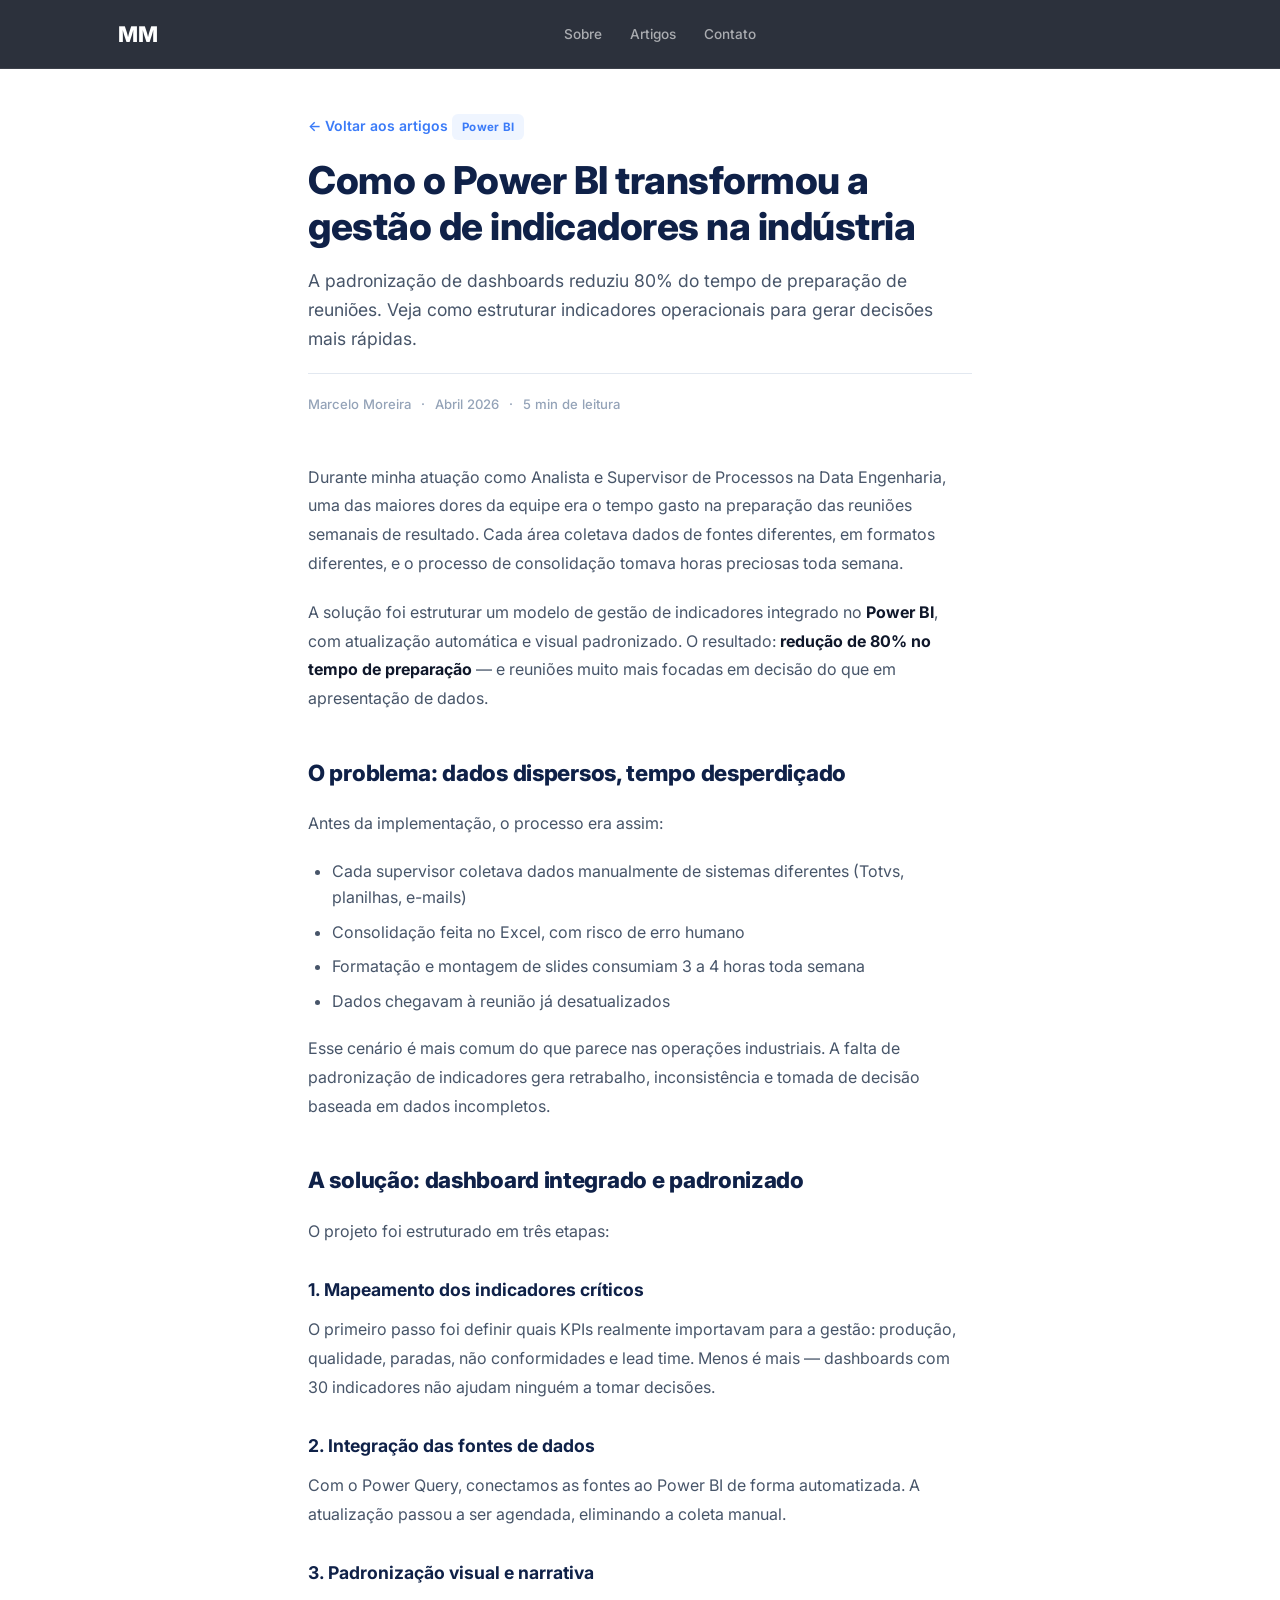
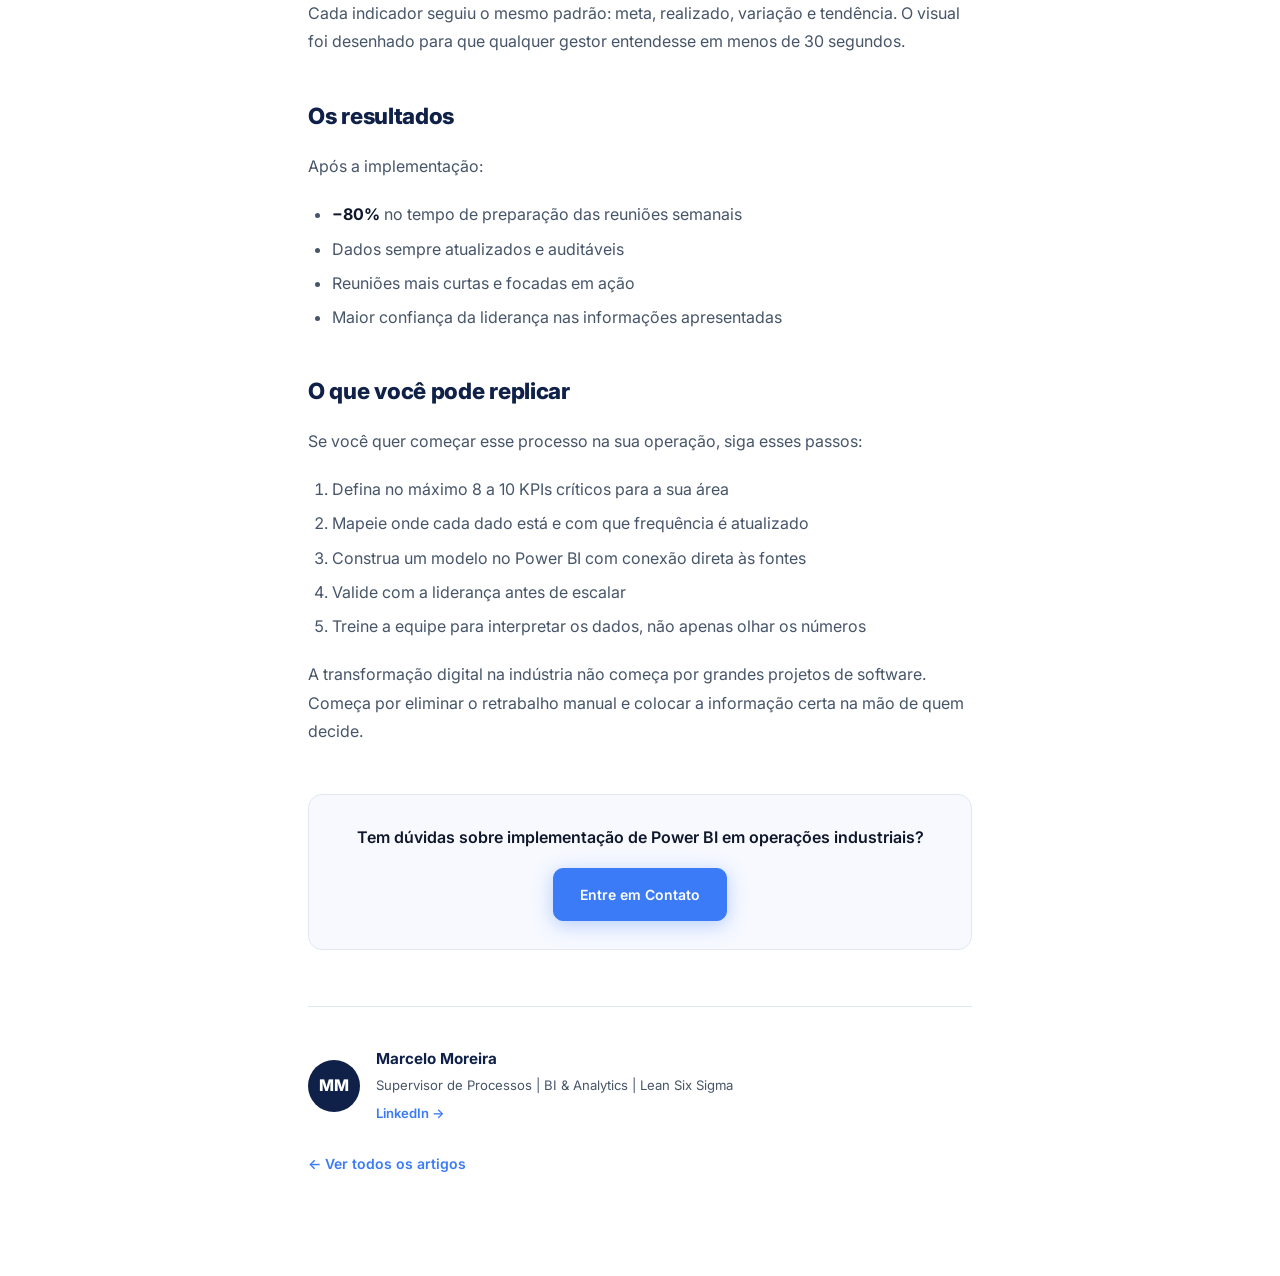
<file: artigos/power-bi-gestao-indicadores.html>
<!DOCTYPE html>
<html lang="pt-BR" data-lang="pt">
<head>
  <meta charset="UTF-8">
  <meta name="viewport" content="width=device-width, initial-scale=1.0">
  <title>Como o Power BI transformou a gestão de indicadores — Marcelo Moreira</title>
  <link rel="preconnect" href="https://fonts.googleapis.com">
  <link rel="preconnect" href="https://fonts.gstatic.com" crossorigin>
  <link href="https://fonts.googleapis.com/css2?family=Inter:wght@300;400;500;600;700;800&display=swap" rel="stylesheet">
  <link rel="stylesheet" href="../style.css">
  <link rel="stylesheet" href="../artigo.css">
</head>
<body>

  <nav class="navbar" id="navbar">
    <div class="container nav-inner">
      <a href="../index.html" class="logo">MM</a>
      <ul class="nav-links" id="navLinks">
        <li><a href="../index.html#sobre">Sobre</a></li>
        <li><a href="../blog.html">Artigos</a></li>
        <li><a href="../index.html#contato">Contato</a></li>
      </ul>
      <div class="nav-actions">
        <button class="nav-hamburger" id="hamburger" onclick="toggleMenu()">&#9776;</button>
      </div>
    </div>
  </nav>

  <article class="artigo">
    <div class="artigo-container">

      <header class="artigo-header">
        <a href="../blog.html" class="back-link">← Voltar aos artigos</a>
        <span class="article-tag">Power BI</span>
        <h1>Como o Power BI transformou a gestão de indicadores na indústria</h1>
        <p class="artigo-subtitle">A padronização de dashboards reduziu 80% do tempo de preparação de reuniões. Veja como estruturar indicadores operacionais para gerar decisões mais rápidas.</p>
        <div class="artigo-meta">
          <span>Marcelo Moreira</span>
          <span>·</span>
          <span>Abril 2026</span>
          <span>·</span>
          <span>5 min de leitura</span>
        </div>
      </header>

      <div class="artigo-body">

        <p>Durante minha atuação como Analista e Supervisor de Processos na Data Engenharia, uma das maiores dores da equipe era o tempo gasto na preparação das reuniões semanais de resultado. Cada área coletava dados de fontes diferentes, em formatos diferentes, e o processo de consolidação tomava horas preciosas toda semana.</p>

        <p>A solução foi estruturar um modelo de gestão de indicadores integrado no <strong>Power BI</strong>, com atualização automática e visual padronizado. O resultado: <strong>redução de 80% no tempo de preparação</strong> — e reuniões muito mais focadas em decisão do que em apresentação de dados.</p>

        <h2>O problema: dados dispersos, tempo desperdiçado</h2>

        <p>Antes da implementação, o processo era assim:</p>

        <ul>
          <li>Cada supervisor coletava dados manualmente de sistemas diferentes (Totvs, planilhas, e-mails)</li>
          <li>Consolidação feita no Excel, com risco de erro humano</li>
          <li>Formatação e montagem de slides consumiam 3 a 4 horas toda semana</li>
          <li>Dados chegavam à reunião já desatualizados</li>
        </ul>

        <p>Esse cenário é mais comum do que parece nas operações industriais. A falta de padronização de indicadores gera retrabalho, inconsistência e tomada de decisão baseada em dados incompletos.</p>

        <h2>A solução: dashboard integrado e padronizado</h2>

        <p>O projeto foi estruturado em três etapas:</p>

        <h3>1. Mapeamento dos indicadores críticos</h3>
        <p>O primeiro passo foi definir quais KPIs realmente importavam para a gestão: produção, qualidade, paradas, não conformidades e lead time. Menos é mais — dashboards com 30 indicadores não ajudam ninguém a tomar decisões.</p>

        <h3>2. Integração das fontes de dados</h3>
        <p>Com o Power Query, conectamos as fontes ao Power BI de forma automatizada. A atualização passou a ser agendada, eliminando a coleta manual.</p>

        <h3>3. Padronização visual e narrativa</h3>
        <p>Cada indicador seguiu o mesmo padrão: meta, realizado, variação e tendência. O visual foi desenhado para que qualquer gestor entendesse em menos de 30 segundos.</p>

        <h2>Os resultados</h2>

        <p>Após a implementação:</p>

        <ul>
          <li><strong>−80%</strong> no tempo de preparação das reuniões semanais</li>
          <li>Dados sempre atualizados e auditáveis</li>
          <li>Reuniões mais curtas e focadas em ação</li>
          <li>Maior confiança da liderança nas informações apresentadas</li>
        </ul>

        <h2>O que você pode replicar</h2>

        <p>Se você quer começar esse processo na sua operação, siga esses passos:</p>

        <ol>
          <li>Defina no máximo 8 a 10 KPIs críticos para a sua área</li>
          <li>Mapeie onde cada dado está e com que frequência é atualizado</li>
          <li>Construa um modelo no Power BI com conexão direta às fontes</li>
          <li>Valide com a liderança antes de escalar</li>
          <li>Treine a equipe para interpretar os dados, não apenas olhar os números</li>
        </ol>

        <p>A transformação digital na indústria não começa por grandes projetos de software. Começa por eliminar o retrabalho manual e colocar a informação certa na mão de quem decide.</p>

        <div class="artigo-cta">
          <p>Tem dúvidas sobre implementação de Power BI em operações industriais?</p>
          <a href="../index.html#contato" class="btn btn-primary">Entre em Contato</a>
        </div>

      </div>

      <footer class="artigo-footer">
        <div class="author-card">
          <div class="author-photo">MM</div>
          <div>
            <strong>Marcelo Moreira</strong>
            <p>Supervisor de Processos | BI & Analytics | Lean Six Sigma</p>
            <a href="https://www.linkedin.com/in/marcelo-moura-mm" target="_blank">LinkedIn →</a>
          </div>
        </div>
        <a href="../blog.html" class="back-link">← Ver todos os artigos</a>
      </footer>

    </div>
  </article>

  <script src="../script.js"></script>
</body>
</html>
</file>
<file: style.css>
/* ===== RESET & VARIABLES ===== */
*, *::before, *::after { box-sizing: border-box; margin: 0; padding: 0; }

:root {
  --dark:       #080E1A;
  --dark-2:     #0D1526;
  --dark-3:     #111D35;
  --navy:       #0F2148;
  --blue:       #3B7BF8;
  --blue-lt:    #5B93FF;
  --cyan:       #00C2FF;
  --white:      #ffffff;
  --surface:    #F7F9FF;
  --surface-2:  #EEF2FB;
  --text:       #0F172A;
  --text-mid:   #475569;
  --text-lt:    #94A3B8;
  --border:     #E2E8F0;
  --border-dk:  rgba(255,255,255,0.08);
  --shadow:     0 4px 24px rgba(15,33,72,0.10);
  --shadow-lg:  0 16px 56px rgba(15,33,72,0.18);
  --radius:     14px;
  --radius-lg:  22px;
  --ease:       0.25s cubic-bezier(.4,0,.2,1);
}

html { scroll-behavior: smooth; }

body {
  font-family: 'Inter', system-ui, sans-serif;
  color: var(--text);
  background: var(--white);
  line-height: 1.6;
  -webkit-font-smoothing: antialiased;
}

.container { max-width: 1100px; margin: 0 auto; padding: 0 28px; }

/* ===== NAVBAR ===== */
.navbar {
  position: fixed; top: 0; left: 0; right: 0; z-index: 100;
  background: rgba(8,14,26,0.85);
  backdrop-filter: blur(20px);
  border-bottom: 1px solid var(--border-dk);
  transition: all var(--ease);
}
.navbar.scrolled {
  background: rgba(8,14,26,0.96);
  box-shadow: 0 4px 32px rgba(0,0,0,0.3);
}

.nav-inner {
  display: flex; align-items: center; justify-content: space-between;
  height: 68px;
}

.logo {
  font-size: 1.35rem; font-weight: 800; color: var(--white);
  text-decoration: none; letter-spacing: -0.5px;
}

.nav-links { display: flex; list-style: none; gap: 28px; }
.nav-links a {
  text-decoration: none; color: rgba(255,255,255,0.6);
  font-size: 0.85rem; font-weight: 500;
  transition: color var(--ease);
}
.nav-links a:hover { color: var(--white); }

.nav-actions { display: flex; align-items: center; gap: 12px; }

.lang-toggle {
  background: rgba(255,255,255,0.1); color: white; border: 1px solid rgba(255,255,255,0.15);
  border-radius: 6px; padding: 6px 14px;
  font-size: 0.78rem; font-weight: 700; cursor: pointer;
  letter-spacing: 1px; transition: all var(--ease); font-family: inherit;
}
.lang-toggle:hover { background: rgba(255,255,255,0.2); }

.nav-hamburger {
  display: none; background: none; border: none;
  font-size: 1.3rem; cursor: pointer; color: white;
}

/* ===== HERO ===== */
.hero {
  min-height: 100vh; display: flex; flex-direction: column;
  justify-content: center; padding-top: 68px;
  background: var(--dark);
  position: relative; overflow: hidden;
}

.hero::before {
  content: ''; position: absolute; inset: 0;
  background:
    radial-gradient(ellipse 80% 60% at 70% 40%, rgba(59,123,248,0.12) 0%, transparent 60%),
    radial-gradient(ellipse 50% 40% at 10% 80%, rgba(0,194,255,0.07) 0%, transparent 50%);
  pointer-events: none;
}

.hero::after {
  content: ''; position: absolute;
  top: 0; left: 0; right: 0; bottom: 0;
  background-image: radial-gradient(rgba(255,255,255,0.03) 1px, transparent 1px);
  background-size: 40px 40px;
  pointer-events: none;
}

.hero-inner {
  display: grid; grid-template-columns: 1fr 360px;
  gap: 64px; align-items: center;
  padding-top: 48px; padding-bottom: 64px;
  position: relative; z-index: 1;
}

.hero-tag {
  display: inline-flex; align-items: center; gap: 8px;
  background: rgba(59,123,248,0.15);
  border: 1px solid rgba(59,123,248,0.3);
  color: var(--blue-lt);
  font-size: 0.78rem; font-weight: 600;
  padding: 6px 14px; border-radius: 20px;
  margin-bottom: 24px; letter-spacing: 0.3px;
}
.hero-tag::before { content: '●'; font-size: 0.5rem; color: var(--cyan); }

.hero h1 {
  font-size: clamp(2.4rem, 4.5vw, 3.8rem);
  font-weight: 800; color: var(--white);
  line-height: 1.08; letter-spacing: -2px; margin-bottom: 16px;
}

.hero h1 span {
  background: linear-gradient(135deg, var(--blue-lt), var(--cyan));
  -webkit-background-clip: text; -webkit-text-fill-color: transparent;
  background-clip: text;
}

.hero-subtitle {
  font-size: 1rem; color: rgba(255,255,255,0.5);
  font-weight: 500; margin-bottom: 20px; letter-spacing: 0.2px;
}

.hero-desc {
  font-size: 1rem; color: rgba(255,255,255,0.65); line-height: 1.75;
  max-width: 500px; margin-bottom: 36px;
}

.hero-ctas { display: flex; gap: 14px; flex-wrap: wrap; margin-bottom: 36px; }

.btn {
  display: inline-flex; align-items: center; gap: 8px;
  padding: 13px 26px; border-radius: 10px;
  font-size: 0.875rem; font-weight: 600; font-family: inherit;
  text-decoration: none; cursor: pointer;
  transition: all var(--ease); border: 1.5px solid transparent;
}
.btn-primary {
  background: var(--blue); color: white; border-color: var(--blue);
  box-shadow: 0 4px 20px rgba(59,123,248,0.35);
}
.btn-primary:hover {
  background: var(--blue-lt); border-color: var(--blue-lt);
  transform: translateY(-2px);
  box-shadow: 0 8px 30px rgba(59,123,248,0.45);
}
.btn-outline {
  background: transparent; color: rgba(255,255,255,0.8);
  border-color: rgba(255,255,255,0.2);
}
.btn-outline:hover {
  background: rgba(255,255,255,0.08); color: white;
  border-color: rgba(255,255,255,0.4);
  transform: translateY(-2px);
}
.btn-outline-dark {
  background: transparent; color: var(--navy);
  border-color: var(--navy);
}
.btn-outline-dark:hover {
  background: var(--navy); color: white;
  transform: translateY(-2px);
}
.btn-white { background: white; color: var(--dark); border-color: white; }
.btn-white:hover {
  background: var(--surface-2); border-color: var(--surface-2);
  transform: translateY(-2px);
}

.hero-social { display: flex; gap: 20px; flex-wrap: wrap; }
.social-link {
  display: flex; align-items: center; gap: 8px;
  color: rgba(255,255,255,0.45); text-decoration: none;
  font-size: 0.82rem; font-weight: 500; transition: color var(--ease);
}
.social-link:hover { color: rgba(255,255,255,0.85); }

/* PHOTO */
.hero-photo { position: relative; display: flex; justify-content: center; z-index: 1; }

.photo-frame {
  width: 320px; height: 370px; border-radius: var(--radius-lg);
  overflow: hidden;
  box-shadow: 0 0 0 1px rgba(255,255,255,0.08), 0 24px 80px rgba(0,0,0,0.5);
  background: var(--dark-3); position: relative;
}
.photo-frame img {
  width: 100%; height: 100%;
  object-fit: cover; object-position: top center; display: block;
}
.photo-initials {
  position: absolute; inset: 0;
  display: flex; align-items: center; justify-content: center;
  font-size: 5rem; font-weight: 800; color: rgba(255,255,255,0.12);
  pointer-events: none;
}
.photo-frame.no-photo img { display: none; }
.photo-frame.no-photo .photo-initials { color: rgba(255,255,255,0.25); }

.photo-badge {
  position: absolute; bottom: 24px; right: -20px;
  background: rgba(255,255,255,0.06);
  border: 1px solid rgba(255,255,255,0.12);
  backdrop-filter: blur(16px);
  border-radius: 12px; padding: 10px 16px;
  box-shadow: 0 8px 32px rgba(0,0,0,0.3);
  display: flex; align-items: center; gap: 10px;
}
.badge-check {
  width: 30px; height: 30px; background: #22c55e;
  border-radius: 50%; display: flex; align-items: center;
  justify-content: center; color: white;
  font-weight: 700; font-size: 0.85rem; flex-shrink: 0;
}
.photo-badge strong { display: block; font-size: 0.8rem; color: white; line-height: 1.2; }
.photo-badge small { font-size: 0.7rem; color: rgba(255,255,255,0.5); }

.hero-scroll {
  text-align: center; padding-bottom: 28px;
  color: rgba(255,255,255,0.25); font-size: 1.2rem;
  animation: bounce 2s infinite; position: relative; z-index: 1;
}
@keyframes bounce {
  0%, 100% { transform: translateY(0); }
  50% { transform: translateY(8px); }
}

/* ===== SECTION COMMONS ===== */
section { padding: 96px 0; }

.section-tag {
  display: block; font-size: 0.72rem; font-weight: 700;
  letter-spacing: 3px; text-transform: uppercase;
  color: var(--blue); margin-bottom: 12px;
}
.section-tag.center, .center { text-align: center; }

.section-title {
  font-size: clamp(1.8rem, 3vw, 2.5rem); font-weight: 800;
  color: var(--text); margin-bottom: 12px; letter-spacing: -0.8px;
  line-height: 1.1;
}
.section-sub {
  color: var(--text-mid); font-size: 1rem; margin-bottom: 56px;
}

/* ===== RESULTS ===== */
.results-section {
  background: var(--dark-2); padding: 96px 0;
  position: relative; overflow: hidden;
}
.results-section::before {
  content: ''; position: absolute; inset: 0;
  background: radial-gradient(ellipse 60% 80% at 50% 50%, rgba(59,123,248,0.07) 0%, transparent 70%);
  pointer-events: none;
}
.results-section .section-tag { color: var(--blue-lt); }
.results-section .section-title { color: white; }
.results-section .section-sub { color: rgba(255,255,255,0.5); }

.results-grid {
  display: grid; grid-template-columns: repeat(4, 1fr); gap: 16px;
}
.result-card {
  background: rgba(255,255,255,0.04);
  border: 1px solid rgba(255,255,255,0.07);
  border-radius: var(--radius); padding: 36px 24px; text-align: center;
  transition: all var(--ease); position: relative; overflow: hidden;
}
.result-card::before {
  content: ''; position: absolute;
  top: 0; left: 0; right: 0; height: 2px;
  background: linear-gradient(90deg, var(--blue), var(--cyan));
  opacity: 0; transition: opacity var(--ease);
}
.result-card:hover {
  background: rgba(255,255,255,0.07);
  border-color: rgba(59,123,248,0.25);
  transform: translateY(-6px);
}
.result-card:hover::before { opacity: 1; }

.result-number {
  font-size: 3.4rem; font-weight: 800; color: white;
  line-height: 1; margin-bottom: 14px; letter-spacing: -2px;
  background: linear-gradient(135deg, white, rgba(255,255,255,0.7));
  -webkit-background-clip: text; -webkit-text-fill-color: transparent;
  background-clip: text;
}
.result-number .minus { font-size: 2.2rem; color: var(--cyan); -webkit-text-fill-color: var(--cyan); }
.result-number .pct  { font-size: 2rem; }
.result-label { color: rgba(255,255,255,0.55); font-size: 0.84rem; line-height: 1.55; }

/* ===== ABOUT ===== */
.about { background: white; }
.about-inner { max-width: 760px; margin: 0 auto; }
.about-title {
  font-size: clamp(1.6rem, 2.5vw, 2.1rem); font-weight: 800;
  color: var(--text); margin-bottom: 24px;
  letter-spacing: -0.5px; line-height: 1.2;
}
.about-p { color: var(--text-mid); font-size: 1rem; line-height: 1.8; margin-bottom: 18px; }
.skills-wrap { display: flex; flex-wrap: wrap; gap: 10px; margin-top: 32px; }
.skill {
  background: var(--surface); border: 1.5px solid var(--border);
  color: var(--text-mid); font-size: 0.8rem; font-weight: 600;
  padding: 6px 14px; border-radius: 8px; transition: all var(--ease); cursor: default;
}
.skill:hover {
  background: var(--dark); color: white; border-color: var(--dark);
}

/* ===== EXPERIENCE ===== */
.experience { background: var(--surface); }

.timeline { position: relative; padding-left: 36px; margin-top: 56px; }
.timeline::before {
  content: ''; position: absolute; left: 0; top: 8px; bottom: 0;
  width: 2px;
  background: linear-gradient(to bottom, var(--blue), rgba(59,123,248,0.05));
}
.tl-item { position: relative; margin-bottom: 28px; }
.tl-item:last-child { margin-bottom: 0; }

.tl-dot {
  position: absolute; left: -42px; top: 22px;
  width: 12px; height: 12px;
  background: var(--blue); border: 2.5px solid var(--surface);
  border-radius: 50%; box-shadow: 0 0 0 3px rgba(59,123,248,0.2);
}
.tl-card {
  background: white; border-radius: var(--radius);
  padding: 26px 28px; box-shadow: 0 2px 16px rgba(15,33,72,0.06);
  border: 1.5px solid var(--border);
  transition: all var(--ease);
}
.tl-card:hover {
  box-shadow: var(--shadow-lg);
  border-color: rgba(59,123,248,0.2);
  transform: translateX(4px);
}

.tl-header {
  display: flex; justify-content: space-between;
  align-items: flex-start; gap: 16px; margin-bottom: 16px;
}
.tl-company {
  font-size: 1rem; font-weight: 800; color: var(--text); margin-bottom: 4px;
}
.tl-role { font-size: 0.875rem; color: var(--blue); font-weight: 600; }
.tl-period {
  font-size: 0.73rem; color: var(--text-lt); font-weight: 600;
  white-space: nowrap; background: var(--surface);
  padding: 4px 10px; border-radius: 20px; flex-shrink: 0;
  border: 1px solid var(--border);
}
.tl-list { list-style: none; display: flex; flex-direction: column; gap: 8px; }
.tl-list li {
  font-size: 0.875rem; color: var(--text-mid);
  padding-left: 18px; position: relative; line-height: 1.55;
}
.tl-list li::before {
  content: '→'; position: absolute; left: 0;
  color: var(--blue); font-size: 0.78rem; top: 1px;
}

/* ===== TRAINING ===== */
.training { background: white; }
.training-grid {
  display: grid; grid-template-columns: repeat(2, 1fr); gap: 20px; margin-top: 56px;
}
.training-card {
  background: var(--surface); border: 1.5px solid var(--border);
  border-radius: var(--radius); padding: 28px;
  transition: all var(--ease);
}
.training-card:hover {
  border-color: var(--blue); background: white;
  box-shadow: var(--shadow); transform: translateY(-4px);
}
.tr-icon { font-size: 2.2rem; margin-bottom: 16px; }
.training-card h3 { font-size: 0.95rem; font-weight: 700; color: var(--text); margin-bottom: 8px; }
.training-card p { font-size: 0.85rem; color: var(--text-mid); line-height: 1.6; }

/* ===== CERTIFICATIONS ===== */
.certifications { background: var(--surface); }
.cert-grid {
  display: grid; grid-template-columns: repeat(3, 1fr); gap: 14px; margin-top: 56px;
}
.cert-card {
  background: white; border: 1.5px solid var(--border);
  border-radius: var(--radius); padding: 26px 20px;
  text-align: center; transition: all var(--ease);
}
.cert-card:hover {
  border-color: var(--blue); box-shadow: var(--shadow);
  transform: translateY(-4px);
}
.cert-ico { display: block; font-size: 2.2rem; margin-bottom: 14px; }
.cert-card p { font-size: 0.84rem; font-weight: 600; color: var(--text); line-height: 1.4; }

/* ===== EDUCATION ===== */
.education { background: white; }
.edu-grid { display: grid; grid-template-columns: repeat(3, 1fr); gap: 12px; margin-top: 48px; }
.edu-card {
  background: var(--surface); border: 1.5px solid var(--border);
  border-radius: var(--radius); padding: 16px 18px; transition: all var(--ease);
}
.edu-card:hover { border-color: var(--blue-lt); box-shadow: var(--shadow); }
.edu-period { font-size: 0.68rem; font-weight: 700; color: var(--blue); letter-spacing: 1px; margin-bottom: 6px; }
.edu-card h3 { font-size: 0.88rem; font-weight: 700; color: var(--text); margin-bottom: 4px; }
.edu-card p { font-size: 0.78rem; color: var(--text-mid); }

/* ===== ARTICLES ===== */
.articles { background: var(--surface); }
.articles-grid { display: grid; grid-template-columns: repeat(3, 1fr); gap: 20px; margin-top: 56px; }

.article-card {
  background: white; border: 1.5px solid var(--border);
  border-radius: var(--radius); padding: 26px;
  text-decoration: none; color: inherit;
  display: flex; flex-direction: column; gap: 12px;
  transition: all var(--ease);
}
.article-card:hover {
  border-color: var(--blue); box-shadow: var(--shadow-lg);
  transform: translateY(-5px);
}

.article-tag {
  display: inline-block; background: rgba(59,123,248,0.08);
  color: var(--blue); font-size: 0.72rem; font-weight: 700;
  padding: 4px 10px; border-radius: 6px;
  letter-spacing: 0.3px; align-self: flex-start;
}

.article-card h3 {
  font-size: 0.975rem; font-weight: 700; color: var(--text);
  line-height: 1.4; flex: 1;
}
.article-card p { font-size: 0.85rem; color: var(--text-mid); line-height: 1.6; }
.article-footer {
  display: flex; justify-content: space-between; align-items: center;
  font-size: 0.78rem; color: var(--text-lt); margin-top: 4px;
  padding-top: 14px; border-top: 1px solid var(--border);
}
.article-read { color: var(--blue); font-weight: 600; }
.articles-cta { text-align: center; margin-top: 44px; }

/* ===== CONTACT ===== */
.contact {
  background: var(--dark);
  padding: 96px 0; position: relative; overflow: hidden;
}
.contact::before {
  content: ''; position: absolute; inset: 0;
  background: radial-gradient(ellipse 70% 80% at 50% 50%, rgba(59,123,248,0.08) 0%, transparent 65%);
  pointer-events: none;
}
.contact-inner { max-width: 620px; margin: 0 auto; text-align: center; position: relative; z-index: 1; }
.contact .section-tag { color: var(--blue-lt); }
.contact h2 {
  font-size: clamp(2rem, 3.5vw, 2.8rem); font-weight: 800;
  color: white; margin-bottom: 16px; letter-spacing: -1px;
}
.contact-inner > p {
  color: rgba(255,255,255,0.6); margin-bottom: 40px;
  font-size: 1rem; line-height: 1.7;
}
.contact-links { display: flex; flex-direction: column; gap: 12px; margin-bottom: 40px; align-items: center; }
.contact-item {
  display: flex; align-items: center; gap: 12px;
  color: rgba(255,255,255,0.7); text-decoration: none;
  font-size: 0.9rem; transition: color var(--ease);
}
.contact-item:hover { color: white; }
.c-ico {
  width: 38px; height: 38px;
  background: rgba(255,255,255,0.06);
  border: 1px solid rgba(255,255,255,0.1);
  border-radius: 10px; display: flex; align-items: center;
  justify-content: center; font-size: 0.85rem; font-weight: 700;
  flex-shrink: 0;
}

/* ===== FOOTER ===== */
.footer { background: #04080F; padding: 24px 0; text-align: center; }
.footer p { color: rgba(255,255,255,0.2); font-size: 0.78rem; }

/* ===== RESPONSIVE ===== */
@media (max-width: 920px) {
  .hero-inner { grid-template-columns: 1fr; text-align: center; }
  .hero-photo { order: -1; }
  .photo-frame { width: 200px; height: 230px; margin: 0 auto; }
  .photo-badge { right: 0; }
  .hero-ctas, .hero-social { justify-content: center; }
  .hero-desc { margin-left: auto; margin-right: auto; }
  .results-grid { grid-template-columns: repeat(2, 1fr); }
  .nav-links { display: none; }
  .nav-hamburger { display: block; }
  .training-grid { grid-template-columns: 1fr; }
  .cert-grid { grid-template-columns: repeat(2, 1fr); }
  .edu-grid { grid-template-columns: repeat(2, 1fr); }
  .articles-grid { grid-template-columns: 1fr; }
}

@media (max-width: 600px) {
  .results-grid { grid-template-columns: 1fr 1fr; }
  .cert-grid { grid-template-columns: 1fr 1fr; }
  .timeline { padding-left: 24px; }
  .tl-dot { left: -32px; }
  .tl-header { flex-direction: column; gap: 8px; }
  .tl-period { align-self: flex-start; }
  .hero h1 { letter-spacing: -1px; }
}

.nav-links.open {
  display: flex !important; flex-direction: column;
  position: absolute; top: 68px; left: 0; right: 0;
  background: var(--dark-2); padding: 16px 28px 24px;
  border-bottom: 1px solid var(--border-dk);
  box-shadow: 0 8px 32px rgba(0,0,0,0.4);
  gap: 18px;
}
.nav-links.open a { color: rgba(255,255,255,0.7); }
.nav-links.open a:hover { color: white; }
</file>
<file: artigo.css>
/* ===== BLOG HERO ===== */
.blog-hero {
  background: linear-gradient(140deg, #f8fafc 0%, #EBF1FC 100%);
  padding: 120px 0 60px;
}
.blog-hero .section-tag { margin-bottom: 10px; }
.blog-hero h1 {
  font-size: clamp(2rem, 4vw, 3rem); font-weight: 800;
  color: var(--navy); letter-spacing: -1px; margin-bottom: 14px;
}
.blog-hero p { font-size: 1rem; color: var(--text-mid); max-width: 560px; }

.back-link {
  display: inline-block; color: var(--blue); font-size: 0.875rem;
  font-weight: 600; text-decoration: none; margin-bottom: 20px;
  transition: opacity var(--ease);
}
.back-link:hover { opacity: 0.7; }

/* ===== BLOG LIST ===== */
.blog-list { padding: 60px 0 88px; background: white; }

.blog-filters {
  display: flex; gap: 10px; flex-wrap: wrap; margin-bottom: 40px;
}
.filter-btn {
  background: var(--surface); border: 1px solid var(--border);
  color: var(--text-mid); font-size: 0.82rem; font-weight: 600;
  padding: 8px 18px; border-radius: 20px; cursor: pointer;
  transition: all var(--ease); font-family: inherit;
}
.filter-btn:hover, .filter-btn.active {
  background: var(--navy); color: white; border-color: var(--navy);
}

.blog-grid {
  display: flex; flex-direction: column; gap: 20px;
}

.blog-card {
  background: var(--surface); border: 1px solid var(--border);
  border-radius: var(--radius); padding: 28px 32px;
  text-decoration: none; color: inherit;
  display: flex; flex-direction: column; gap: 12px;
  transition: all var(--ease);
}
.blog-card:hover {
  border-color: var(--blue); box-shadow: var(--shadow);
  transform: translateX(4px);
}
.blog-card-top {
  display: flex; justify-content: space-between; align-items: center;
}
.blog-date { font-size: 0.78rem; color: var(--text-lt); font-weight: 500; }

.blog-card h2 {
  font-size: 1.1rem; font-weight: 700; color: var(--navy); line-height: 1.35;
}
.blog-card p { font-size: 0.9rem; color: var(--text-mid); line-height: 1.65; }

/* ===== ARTICLE PAGE ===== */
.artigo { padding: 100px 0 80px; }

.artigo-container {
  max-width: 720px; margin: 0 auto; padding: 0 28px;
}

.artigo-header { margin-bottom: 48px; }
.artigo-header .article-tag { margin: 14px 0; display: inline-block; }

.artigo-header h1 {
  font-size: clamp(1.7rem, 3vw, 2.4rem); font-weight: 800;
  color: var(--navy); line-height: 1.2; letter-spacing: -0.5px;
  margin-bottom: 16px;
}

.artigo-subtitle {
  font-size: 1.1rem; color: var(--text-mid); line-height: 1.65;
  margin-bottom: 20px;
}

.artigo-meta {
  display: flex; gap: 10px; align-items: center; flex-wrap: wrap;
  font-size: 0.82rem; color: var(--text-lt); font-weight: 500;
  padding-top: 20px; border-top: 1px solid var(--border);
}

.artigo-fonte { color: var(--text-mid); }
.artigo-fonte strong { color: var(--navy); }

/* Article body typography */
.artigo-body { font-size: 1rem; line-height: 1.8; color: var(--text-mid); }

.artigo-body p { margin-bottom: 20px; }

.artigo-body h2 {
  font-size: 1.4rem; font-weight: 800; color: var(--navy);
  margin: 40px 0 16px; letter-spacing: -0.3px;
}

.artigo-body h3 {
  font-size: 1.1rem; font-weight: 700; color: var(--navy);
  margin: 28px 0 10px;
}

.artigo-body ul, .artigo-body ol {
  padding-left: 24px; margin-bottom: 20px; display: flex;
  flex-direction: column; gap: 8px;
}

.artigo-body li { line-height: 1.65; }

.artigo-body strong { color: var(--text); font-weight: 700; }

.artigo-cta {
  background: var(--surface); border: 1px solid var(--border);
  border-radius: var(--radius); padding: 28px 32px;
  margin-top: 48px; text-align: center;
}
.artigo-cta p {
  font-size: 1rem; color: var(--text); font-weight: 600;
  margin-bottom: 16px;
}

/* Author card */
.artigo-footer {
  margin-top: 56px; padding-top: 40px;
  border-top: 1px solid var(--border);
  display: flex; flex-direction: column; gap: 28px;
}

.author-card {
  display: flex; gap: 16px; align-items: center;
}
.author-photo {
  width: 52px; height: 52px; border-radius: 50%;
  background: var(--navy); color: white;
  display: flex; align-items: center; justify-content: center;
  font-weight: 800; font-size: 1rem; flex-shrink: 0;
}
.author-card strong { display: block; font-size: 0.95rem; color: var(--navy); margin-bottom: 3px; }
.author-card p { font-size: 0.82rem; color: var(--text-mid); margin-bottom: 4px; }
.author-card a {
  font-size: 0.82rem; color: var(--blue); font-weight: 600;
  text-decoration: none;
}
.author-card a:hover { text-decoration: underline; }

/* Blog section extras */
.blog-section-cta { text-align: center; margin-top: 40px; }

@media (max-width: 600px) {
  .blog-card { padding: 20px; }
  .artigo-container { padding: 0 18px; }
  .artigo-header h1 { font-size: 1.6rem; }
  .blog-card-top { flex-direction: column; align-items: flex-start; gap: 6px; }
}
</file>
